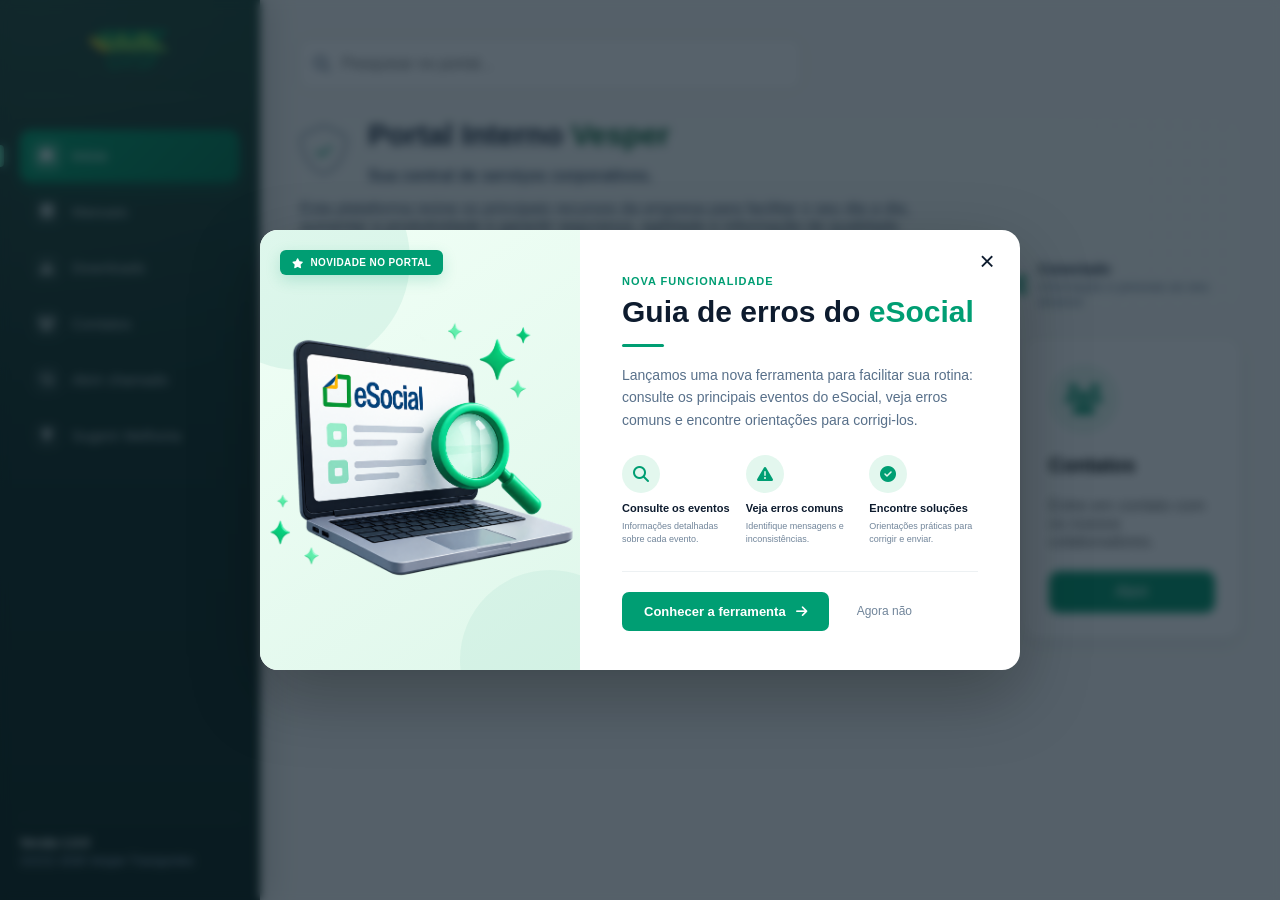
<file: index.html>
<!doctype html>
<html lang="pt-BR">
<head>
  <meta charset="utf-8">
  <meta name="viewport" content="width=device-width, initial-scale=1">
  <title>Início | Portal Vesper</title>
  <link rel="stylesheet" href="https://cdnjs.cloudflare.com/ajax/libs/font-awesome/6.7.2/css/all.min.css">
  <link rel="stylesheet" href="css/style.css">
  <link rel="icon" type="image/png" href="img/faviconvesper.png">

  <title>Portal Vesper</title>

<meta property="og:title" content="Portal Vesper">
<meta property="og:description" content="Portal interno com manuais, procedimentos, contatos e informações da Vesper.">
<meta property="og:image" content="https://setortivesper-pixel.github.io/portalvesper/img/og-image.png">
<meta property="og:url" content="https://setortivesper-pixel.github.io/portalvesper/">
<meta property="og:type" content="website">
</head>

<!-- Google tag (gtag.js) -->
<script async src="https://www.googletagmanager.com/gtag/js?id=G-P7RFKPCCTQ"></script>
<script>
  window.dataLayer = window.dataLayer || [];
  function gtag(){dataLayer.push(arguments);}
  gtag('js', new Date());

  gtag('config', 'G-P7RFKPCCTQ');
</script>

<!-- Script para o popup de nova funcionalidade do eSocial -->
<script src="js/popup-esocial.js"></script>

<!-- POPUP - NOVA FUNCIONALIDADE ESOCIAL -->
<div id="popup-esocial" class="popup-overlay">

    <div class="popup-card">

        <!-- Botão fechar -->
        <button
            type="button"
            class="popup-close"
            id="popup-close"
            aria-label="Fechar">
            &times;
        </button>

        <!-- Imagem -->
        <div class="popup-image">
            <span class="popup-badge">
                <i class="fa-solid fa-star"></i>
                NOVIDADE NO PORTAL
            </span>

            <img
                src="img/banner-esocial-vetorizado.png"
                alt="Consulta de eventos do eSocial">
        </div>

        <!-- Conteúdo -->
        <div class="popup-content">

            <span class="popup-label">
                NOVA FUNCIONALIDADE
            </span>

            <h2>
                Guia de erros do
                <span>eSocial</span>
            </h2>

            <div class="popup-line"></div>

            <p>
                Lançamos uma nova ferramenta para facilitar sua rotina:
                consulte os principais eventos do eSocial, veja erros
                comuns e encontre orientações para corrigi-los.
            </p>

            <!-- Recursos -->
            <div class="popup-features">

                <div class="popup-feature">
                    <div class="feature-icon">
                        <i class="fa-solid fa-magnifying-glass"></i>
                    </div>

                    <strong>Consulte os eventos</strong>

                    <span>
                        Informações detalhadas sobre cada evento.
                    </span>
                </div>


                <div class="popup-feature">
                    <div class="feature-icon">
                        <i class="fa-solid fa-triangle-exclamation"></i>
                    </div>

                    <strong>Veja erros comuns</strong>

                    <span>
                        Identifique mensagens e inconsistências.
                    </span>
                </div>


                <div class="popup-feature">
                    <div class="feature-icon">
                        <i class="fa-solid fa-circle-check"></i>
                    </div>

                    <strong>Encontre soluções</strong>

                    <span>
                        Orientações práticas para corrigir e enviar.
                    </span>
                </div>

            </div>

            <!-- Ações -->
            <div class="popup-actions">

                <a
                    href="esocial.html"
                    class="popup-button">

                    Conhecer a ferramenta

                    <i class="fa-solid fa-arrow-right"></i>

                </a>

                <button
                    type="button"
                    id="popup-later"
                    class="popup-later">

                    Agora não

                </button>

            </div>

        </div>

    </div>

</div>

<!-- FIM Script para o popup de nova funcionalidade do eSocial -->

<body>
  <aside class="sidebar" aria-label="Navegação principal"></aside>

  <main class="conteudo">
    <header class="topo">
      <label class="visually-hidden" for="pesquisa-geral">Pesquisar no portal</label>
      <div class="campo-pesquisa-geral">
        <i class="fa-solid fa-magnifying-glass" aria-hidden="true"></i>
        <input id="pesquisa-geral" type="search" placeholder="Pesquisar no portal..." autocomplete="off">
      </div>


    </header>

    <section id="resultados-pesquisa" class="resultados-pesquisa" aria-live="polite" hidden>
      <header class="cabecalho-resultados">
        <p id="resumo-pesquisa"></p>
        <button id="limpar-pesquisa" type="button">Limpar busca</button>
      </header>
      <div id="lista-resultados" class="lista-resultados"></div>
    </section>

    <section class="banner">
      <div class="banner-topo">
        <div class="banner-icone">
          <i class="fa-solid fa-shield" aria-hidden="true"></i>
          <i class="fa-solid fa-check banner-icone-check" aria-hidden="true"></i>
        </div>
        <div class="banner-textos">
          <h1>Portal Interno <span class="destaque">Vesper</span></h1>
          <p class="banner-subtitulo">Sua central de serviços corporativos.</p>
        </div>
      </div>

      <p>Esta plataforma reúne os principais recursos da empresa para facilitar o seu dia a dia, aumentar a produtividade e garantir segurança, agilidade e informação de qualidade.</p>

      <div class="beneficios">
        <div class="beneficio confiavel">
          <i class="fa-solid fa-shield-halved" aria-hidden="true"></i>
          <div>
            <strong>Confiável</strong>
            <span>Links oficiais e verificados</span>
          </div>
        </div>
        <div class="beneficio">
          <i class="fa-regular fa-clock" aria-hidden="true"></i>
          <div>
            <strong>Ágil</strong>
            <span>Encontre o que você precisa rápido</span>
          </div>
        </div>
        <div class="beneficio">
          <i class="fa-solid fa-lock" aria-hidden="true"></i>
          <div>
            <strong>Seguro</strong>
            <span>Ambiente protegido e monitorado</span>
          </div>
        </div>
        <div class="beneficio">
          <i class="fa-solid fa-share-nodes" aria-hidden="true"></i>
          <div>
            <strong>Conectado</strong>
            <span>Informação e pessoas ao seu alcance</span>
          </div>
        </div>
      </div>
    </section>

    <section class="cards" aria-label="Acessos rápidos">
      <a class="card" href="https://docs.google.com/forms/d/e/1FAIpQLSdu_Fy3T8WwJEhrBtzwZtkszHQnvJlROd9Ii-frDnGXRZkDmA/viewform?usp=header" target="_blank" rel="noopener">
        <span class="icone-card"><i class="fa-solid fa-headset" aria-hidden="true"></i></span>
        <h2>Abrir chamado</h2>
        <p>Solicite atendimento da equipe de TI.</p>
        <span class="botao">Abrir</span>
      </a>
      <a class="card" href="manuais.html">
        <span class="icone-card"><i class="fa-solid fa-book" aria-hidden="true"></i></span>
        <h2>Manuais</h2>
        <p>Consulte os procedimentos internos.</p>
        <span class="botao">Acessar</span>
      </a>
      <a class="card" href="downloads.html">
        <span class="icone-card"><i class="fa-solid fa-download" aria-hidden="true"></i></span>
        <h2>Downloads</h2>
        <p>Programas e links oficiais.</p>
        <span class="botao">Abrir</span>
      </a>
      <a class="card" href="contatos.html" rel="noopener">
        <span class="icone-card"><i class="fa-solid fa-users" aria-hidden="true"></i></span>
        <h2>Contatos</h2>
        <p>Entre em contato com os nossos colaboradores.</p>
        <span class="botao">Abrir</span>
      </a>
    </section>
  </main>

  <script src="js/layout.js"></script>
  <script src="js/manuais.js"></script>
  <script src="js/app.js"></script>
</body>
</html>
</file>
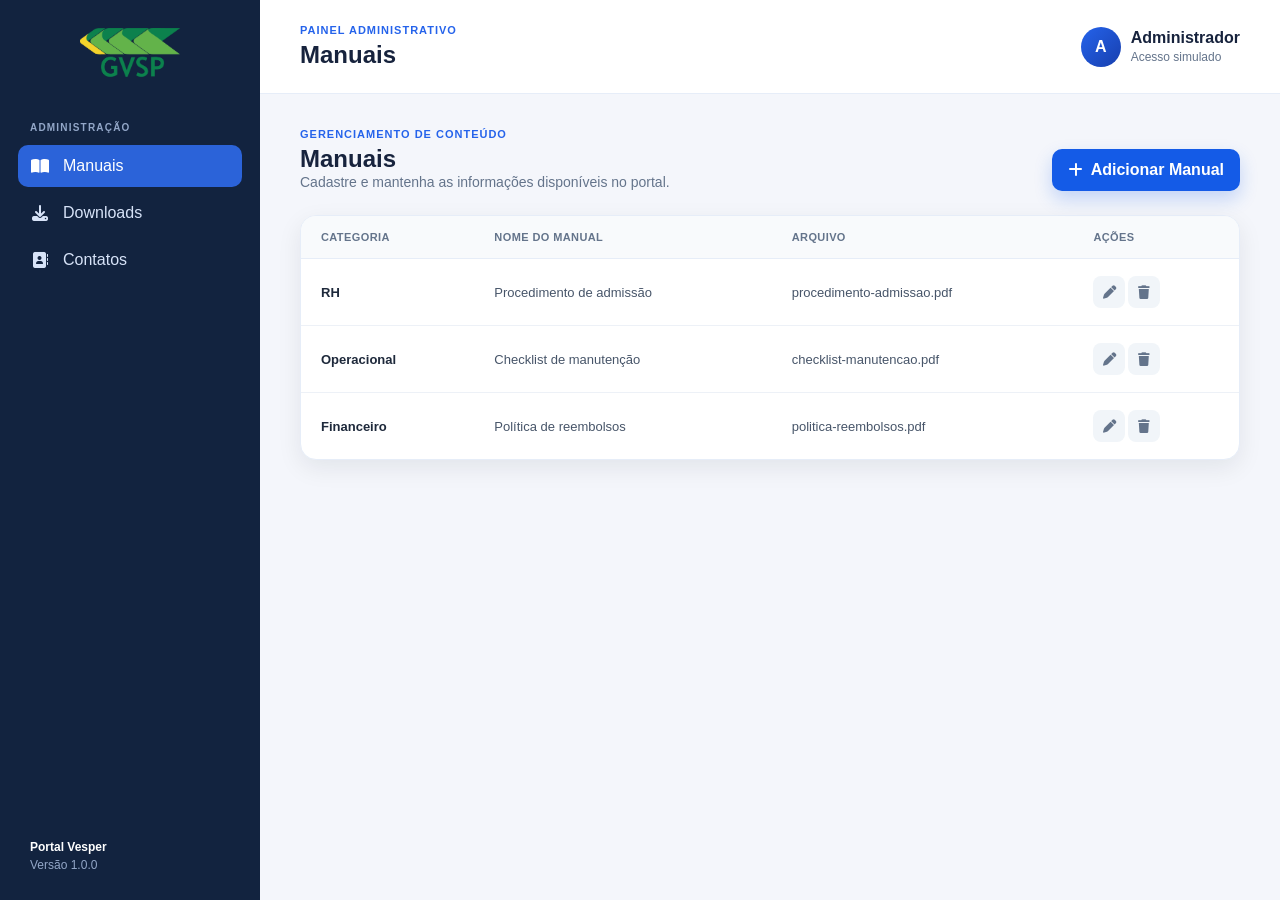
<file: admin/index.html>
<!doctype html>
<html lang="pt-BR">
<head>
  <meta charset="utf-8">
  <meta name="viewport" content="width=device-width, initial-scale=1">
  <title>Painel Administrativo | Portal Vesper</title>
  <link rel="stylesheet" href="https://cdnjs.cloudflare.com/ajax/libs/font-awesome/6.7.2/css/all.min.css">
  <link rel="stylesheet" href="admin.css">
  <style>
    .crud-form{display:grid;gap:15px;text-align:left}.crud-form label{display:grid;gap:7px;color:#334155;font-size:13px;font-weight:bold}.crud-form input{height:46px;padding:0 12px;border:1px solid #cfe0ff;border-radius:10px;color:#1e293b;background:#fff;font:inherit}.crud-form input:focus{border-color:#2563eb;outline:0;box-shadow:0 0 0 3px rgb(37 99 235 / 12%)}.modal-actions{display:flex;justify-content:flex-end;gap:10px;margin-top:7px}.secondary-button{padding:12px 16px;border:1px solid #cbd5e1;border-radius:10px;color:#475569;background:#fff;cursor:pointer;font:inherit;font-weight:bold}.file-upload{position:relative;display:flex;align-items:center;gap:12px;min-height:64px;padding:11px 13px;border:1px dashed #9fc1ff;border-radius:11px;color:#2563eb;background:#f8fbff;cursor:pointer;transition:.2s}.file-upload:hover{border-color:#2563eb;background:#eff6ff}.file-upload:has(input:focus){border-color:#2563eb;box-shadow:0 0 0 3px rgb(37 99 235 / 12%)}.file-upload input{position:absolute;inset:0;width:100%;height:100%;padding:0;border:0;opacity:0;cursor:pointer}.file-upload>i{display:grid;width:34px;height:34px;flex:none;place-items:center;border-radius:9px;background:#e0ecff}.file-upload span{display:grid;gap:3px;min-width:0}.file-upload strong{font-size:13px}.file-upload em{overflow:hidden;color:#64748b;font-size:11px;font-style:normal;font-weight:normal;text-overflow:ellipsis;white-space:nowrap}
  </style>
  <link rel="icon" type="image/png" href="../img/faviconvesper.png">
</head>
<body>
  <aside class="admin-sidebar" id="admin-sidebar" aria-label="Navegação administrativa">
    <a class="admin-brand" href="../index.html" aria-label="Voltar ao Portal Vesper"><img src="../img/GVSPLogo.png" alt="Vesper Transportes"></a>
    <p class="admin-sidebar__label">ADMINISTRAÇÃO</p>
    <nav class="admin-nav" id="admin-nav"></nav>
    <footer class="admin-sidebar__footer"><strong>Portal Vesper</strong><span>Versão 1.0.0</span></footer>
  </aside>
  <div class="admin-backdrop" id="admin-backdrop"></div>
  <main class="admin-main">
    <header class="admin-header">
      <button class="icon-button menu-toggle" id="menu-toggle" type="button" aria-label="Abrir menu"><i class="fa-solid fa-bars"></i></button>
      <div><p class="eyebrow">PAINEL ADMINISTRATIVO</p><h1 id="page-title">Dashboard</h1></div>
      <div class="admin-profile"><span class="admin-avatar">A</span><div><strong>Administrador</strong><small>Acesso simulado</small></div></div>
    </header>
    <section id="admin-content" class="admin-content" aria-live="polite"></section>
  </main>
  <div class="admin-modal" id="admin-modal" aria-hidden="true" role="dialog" aria-modal="true" aria-labelledby="modal-title">
    <div class="admin-modal__backdrop" data-modal-close></div>
    <section class="admin-modal__card"><button class="admin-modal__close" type="button" aria-label="Fechar" data-modal-close><i class="fa-solid fa-xmark"></i></button><span class="admin-modal__icon"><i class="fa-solid fa-pen-to-square"></i></span><h2 id="modal-title">Adicionar item</h2><p id="modal-text">Preencha os dados abaixo.</p><div id="modal-body"></div></section>
  </div>
  <script src="admin.js"></script>
</body>
</html>
</file>
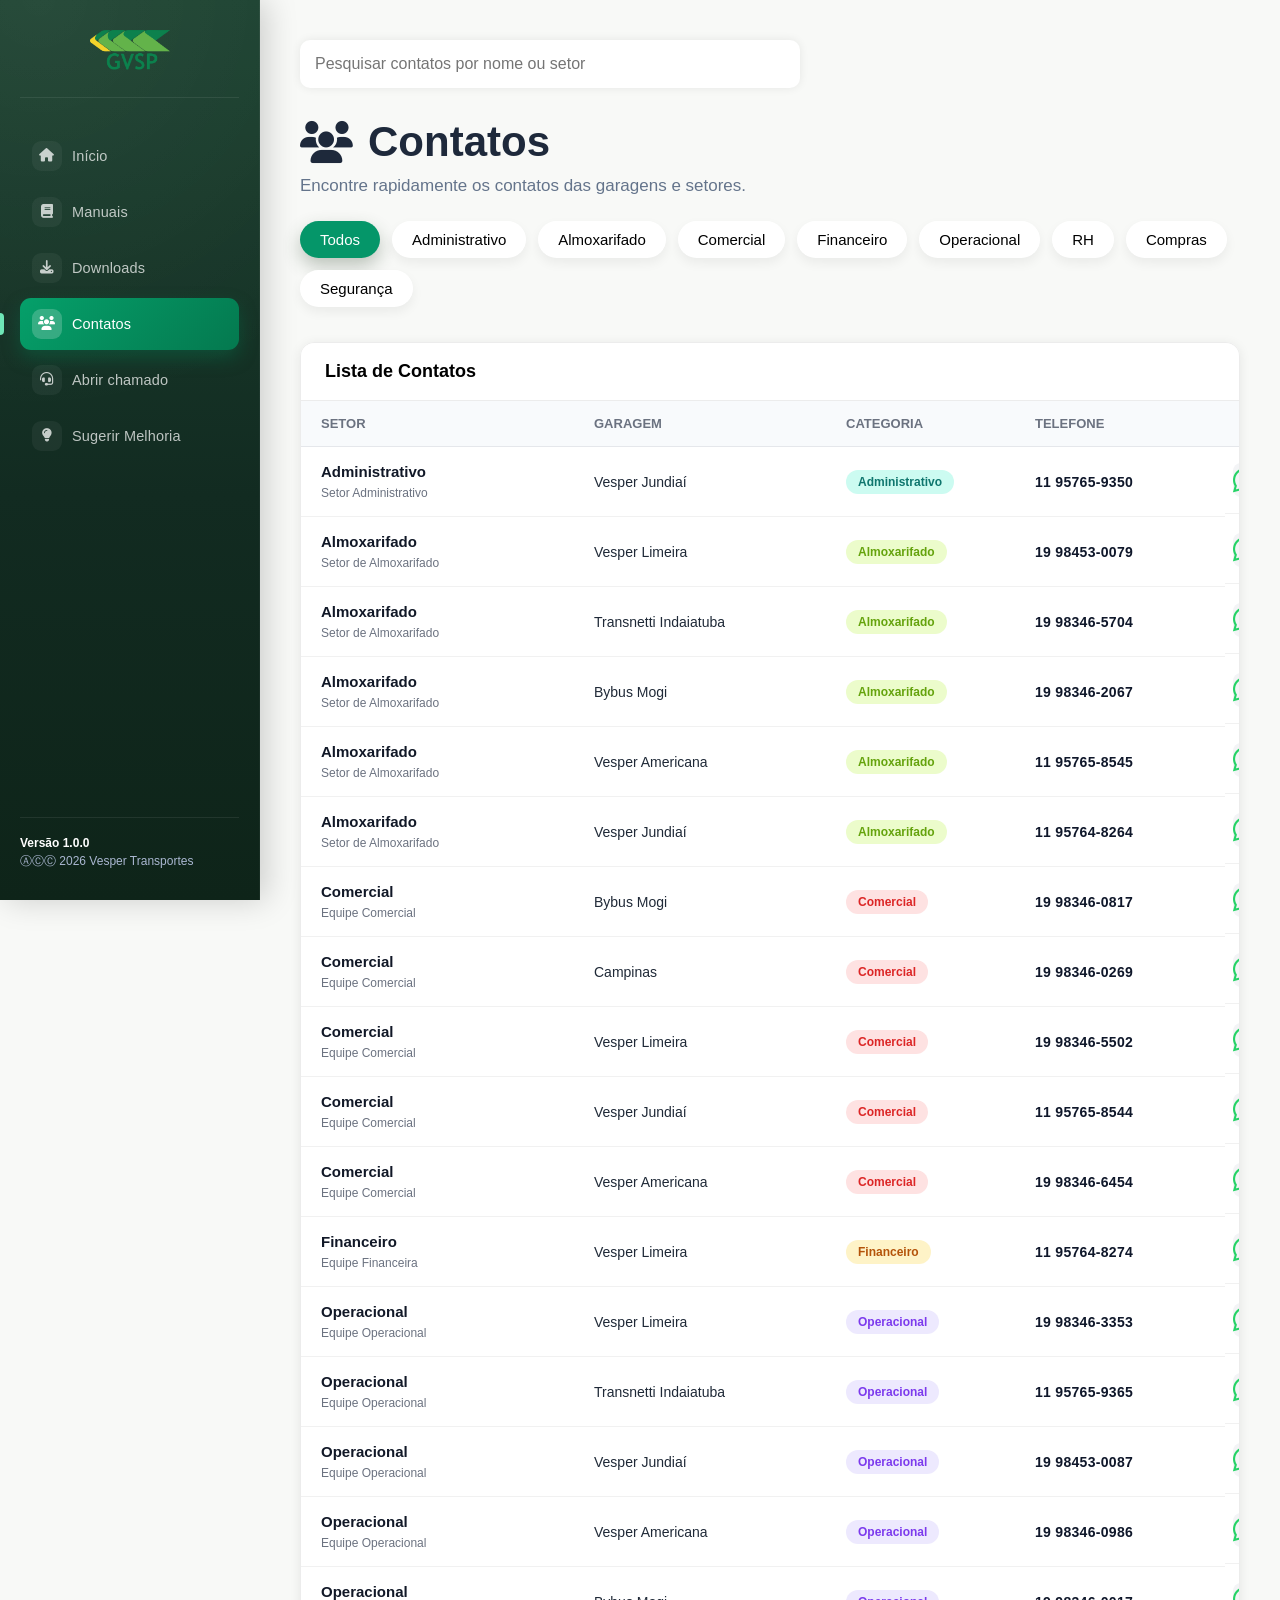
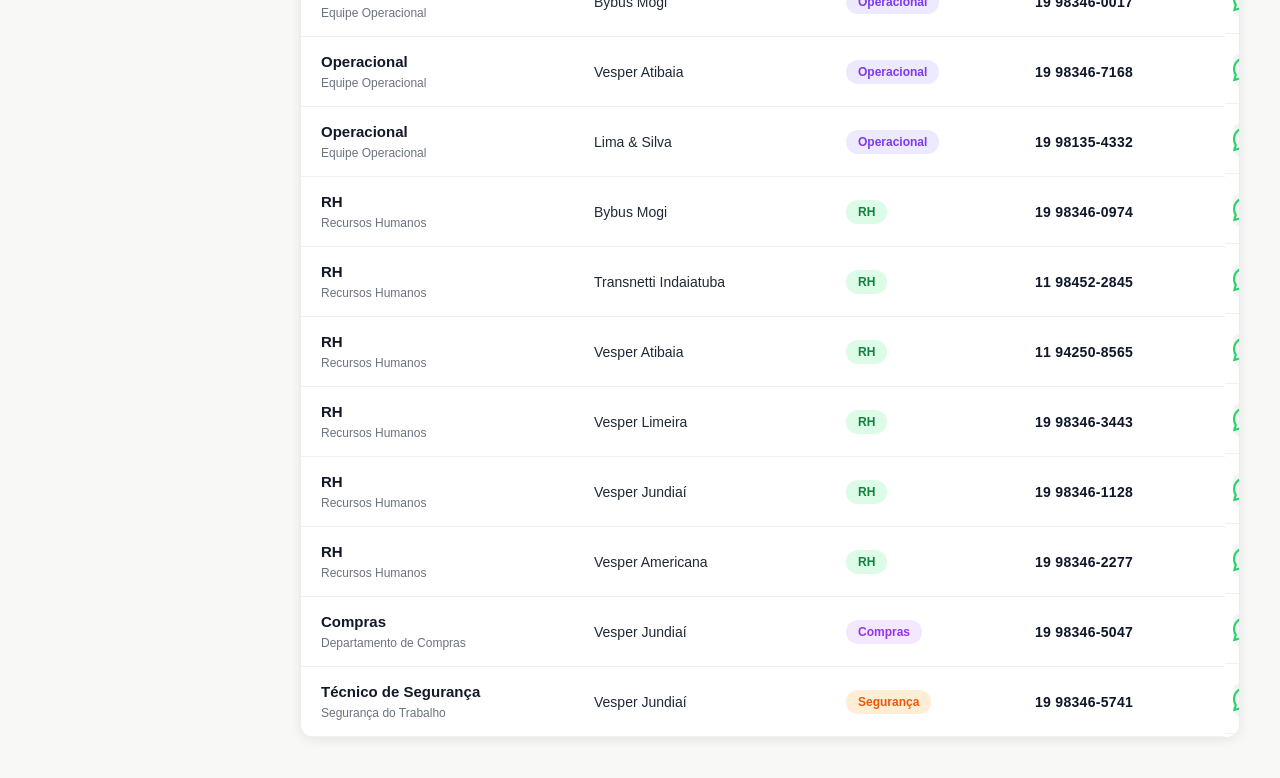
<file: contatos.html>
<!doctype html>
<html lang="pt-BR">
<head>
  <meta charset="utf-8">
  <meta name="viewport" content="width=device-width, initial-scale=1">
  <title>Contatos | Portal Vesper</title>
  <link rel="stylesheet" href="https://cdnjs.cloudflare.com/ajax/libs/font-awesome/6.7.2/css/all.min.css">
  <link rel="stylesheet" href="css/style.css">
  <link rel="stylesheet" href="css/contatos.css">
  <link rel="icon" type="image/png" href="img/faviconvesper.png">
  
  <style>
    /* Estilo para aumentar o ícone e deixar com tom verde do WhatsApp */
    .icone-wpp {
      font-size: 1.8rem; /* Aumenta o tamanho do ícone */
      color: #25D366;    /* Cor oficial do WhatsApp */
      transition: transform 0.2s ease;
    }

    .acoes a:hover .icone-wpp {
      transform: scale(1.15); /* Efeito suave de zoom ao passar o mouse */
    }
  </style>
</head>

<!-- Google tag (gtag.js) -->
<script async src="https://www.googletagmanager.com/gtag/js?id=G-P7RFKPCCTQ"></script>
<script>
  window.dataLayer = window.dataLayer || [];
  function gtag(){dataLayer.push(arguments);}
  gtag('js', new Date());

  gtag('config', 'G-P7RFKPCCTQ');
</script>

<body>

<aside class="sidebar" aria-label="Navegação principal"></aside>

<main class="conteudo">

<header class="topo">

    <label class="visually-hidden" for="pesquisa-contatos">
        Pesquisar contatos
    </label>

    <input
        id="pesquisa-contatos"
        type="search"
        placeholder="Pesquisar contatos por nome ou setor">

</header>

<section class="titulo-pagina">

    <h1>
        <i class="fa-solid fa-users titulo-contatos-icon"></i>
        Contatos
    </h1>

    <p>
        Encontre rapidamente os contatos das garagens e setores.
    </p>

</section>

<nav class="categorias">

<button class="categoria ativa" data-filtro="todos">Todos</button>
<button class="categoria" data-filtro="administrativo">Administrativo</button>
<button class="categoria" data-filtro="almoxarifado">Almoxarifado</button>
<button class="categoria" data-filtro="comercial">Comercial</button>
<button class="categoria" data-filtro="financeiro">Financeiro</button>
<button class="categoria" data-filtro="operacional">Operacional</button>
<button class="categoria" data-filtro="rh">RH</button>
<button class="categoria" data-filtro="compras">Compras</button>
<button class="categoria" data-filtro="seguranca">Segurança</button>

</nav>

<section class="tabela-contatos">

<header class="cabecalho-tabela">
<h2>Lista de Contatos</h2>
</header>

<table>

<thead>

<tr>
<th>Setor</th>
<th>Garagem</th>
<th>Categoria</th>
<th>Telefone</th>
<th></th>
</tr>

</thead>

<tbody>

<tr data-categoria="administrativo">
<td><strong>Administrativo</strong><small>Setor Administrativo</small></td>
<td>Vesper Jundiaí</td>
<td><span class="tag administrativo">Administrativo</span></td>
<td>11 95765-9350</td>
<td class="acoes"><a href="https://api.whatsapp.com/send?phone=5511957659350" target="_blank" rel="noopener noreferrer"><i class="fa-brands fa-whatsapp icone-wpp"></i></a></td>
</tr>

<tr data-categoria="almoxarifado">
<td><strong>Almoxarifado</strong><small>Setor de Almoxarifado</small></td>
<td>Vesper Limeira</td>
<td><span class="tag almoxarifado">Almoxarifado</span></td>
<td>19 98453-0079</td>
<td class="acoes"><a href="https://api.whatsapp.com/send?phone=5519984530079" target="_blank" rel="noopener noreferrer"><i class="fa-brands fa-whatsapp icone-wpp"></i></a></td>
</tr>

<tr data-categoria="almoxarifado">
<td><strong>Almoxarifado</strong><small>Setor de Almoxarifado</small></td>
<td>Transnetti Indaiatuba</td>
<td><span class="tag almoxarifado">Almoxarifado</span></td>
<td>19 98346-5704</td>
<td class="acoes"><a href="https://api.whatsapp.com/send?phone=5519983465704" target="_blank" rel="noopener noreferrer"><i class="fa-brands fa-whatsapp icone-wpp"></i></a></td>
</tr>

<tr data-categoria="almoxarifado">
<td><strong>Almoxarifado</strong><small>Setor de Almoxarifado</small></td>
<td>Bybus Mogi</td>
<td><span class="tag almoxarifado">Almoxarifado</span></td>
<td>19 98346-2067</td>
<td class="acoes"><a href="https://api.whatsapp.com/send?phone=5519983462067" target="_blank" rel="noopener noreferrer"><i class="fa-brands fa-whatsapp icone-wpp"></i></a></td>
</tr>

<tr data-categoria="almoxarifado">
<td><strong>Almoxarifado</strong><small>Setor de Almoxarifado</small></td>
<td>Vesper Americana</td>
<td><span class="tag almoxarifado">Almoxarifado</span></td>
<td>11 95765-8545</td>
<td class="acoes"><a href="https://api.whatsapp.com/send?phone=5511957658545" target="_blank" rel="noopener noreferrer"><i class="fa-brands fa-whatsapp icone-wpp"></i></a></td>
</tr>

<tr data-categoria="almoxarifado">
<td><strong>Almoxarifado</strong><small>Setor de Almoxarifado</small></td>
<td>Vesper Jundiaí</td>
<td><span class="tag almoxarifado">Almoxarifado</span></td>
<td>11 95764-8264</td>
<td class="acoes"><a href="https://api.whatsapp.com/send?phone=5511957648264" target="_blank" rel="noopener noreferrer"><i class="fa-brands fa-whatsapp icone-wpp"></i></a></td>
</tr>

<tr data-categoria="comercial">
<td><strong>Comercial</strong><small>Equipe Comercial</small></td>
<td>Bybus Mogi</td>
<td><span class="tag comercial">Comercial</span></td>
<td>19 98346-0817</td>
<td class="acoes"><a href="https://api.whatsapp.com/send?phone=5519983460817" target="_blank" rel="noopener noreferrer"><i class="fa-brands fa-whatsapp icone-wpp"></i></a></td>
</tr>

<tr data-categoria="comercial">
<td><strong>Comercial</strong><small>Equipe Comercial</small></td>
<td>Campinas</td>
<td><span class="tag comercial">Comercial</span></td>
<td>19 98346-0269</td>
<td class="acoes"><a href="https://api.whatsapp.com/send?phone=5519983460269" target="_blank" rel="noopener noreferrer"><i class="fa-brands fa-whatsapp icone-wpp"></i></a></td>
</tr>

<tr data-categoria="comercial">
<td><strong>Comercial</strong><small>Equipe Comercial</small></td>
<td>Vesper Limeira</td>
<td><span class="tag comercial">Comercial</span></td>
<td>19 98346-5502</td>
<td class="acoes"><a href="https://api.whatsapp.com/send?phone=5519983465502" target="_blank" rel="noopener noreferrer"><i class="fa-brands fa-whatsapp icone-wpp"></i></a></td>
</tr>

<tr data-categoria="comercial">
<td><strong>Comercial</strong><small>Equipe Comercial</small></td>
<td>Vesper Jundiaí</td>
<td><span class="tag comercial">Comercial</span></td>
<td>11 95765-8544</td>
<td class="acoes"><a href="https://api.whatsapp.com/send?phone=5511957658544" target="_blank" rel="noopener noreferrer"><i class="fa-brands fa-whatsapp icone-wpp"></i></a></td>
</tr>

<tr data-categoria="comercial">
<td><strong>Comercial</strong><small>Equipe Comercial</small></td>
<td>Vesper Americana</td>
<td><span class="tag comercial">Comercial</span></td>
<td>19 98346-6454</td>
<td class="acoes"><a href="https://api.whatsapp.com/send?phone=5519983466454" target="_blank" rel="noopener noreferrer"><i class="fa-brands fa-whatsapp icone-wpp"></i></a></td>
</tr>

<tr data-categoria="financeiro">
<td><strong>Financeiro</strong><small>Equipe Financeira</small></td>
<td>Vesper Limeira</td>
<td><span class="tag financeiro">Financeiro</span></td>
<td>11 95764-8274</td>
<td class="acoes"><a href="https://api.whatsapp.com/send?phone=5511957648274" target="_blank" rel="noopener noreferrer"><i class="fa-brands fa-whatsapp icone-wpp"></i></a></td>
</tr>

<tr data-categoria="operacional">
    <td><strong>Operacional</strong><small>Equipe Operacional</small></td>
    <td>Vesper Limeira</td>
    <td><span class="tag operacional">Operacional</span></td>
    <td>19 98346-3353</td>
    <td class="acoes">
        <a href="https://api.whatsapp.com/send?phone=5519983463353" target="_blank" rel="noopener noreferrer">
            <i class="fa-brands fa-whatsapp icone-wpp"></i>
        </a>
    </td>
</tr>

<tr data-categoria="operacional">
    <td><strong>Operacional</strong><small>Equipe Operacional</small></td>
    <td>Transnetti Indaiatuba</td>
    <td><span class="tag operacional">Operacional</span></td>
    <td>11 95765-9365</td>
    <td class="acoes">
        <a href="https://api.whatsapp.com/send?phone=5511957659365" target="_blank" rel="noopener noreferrer">
            <i class="fa-brands fa-whatsapp icone-wpp"></i>
        </a>
    </td>
</tr>

<tr data-categoria="operacional">
    <td><strong>Operacional</strong><small>Equipe Operacional</small></td>
    <td>Vesper Jundiaí</td>
    <td><span class="tag operacional">Operacional</span></td>
    <td>19 98453-0087</td>
    <td class="acoes">
        <a href="https://api.whatsapp.com/send?phone=5519984530087" target="_blank" rel="noopener noreferrer">
            <i class="fa-brands fa-whatsapp icone-wpp"></i>
        </a>
    </td>
</tr>

<tr data-categoria="operacional">
    <td><strong>Operacional</strong><small>Equipe Operacional</small></td>
    <td>Vesper Americana</td>
    <td><span class="tag operacional">Operacional</span></td>
    <td>19 98346-0986</td>
    <td class="acoes">
        <a href="https://api.whatsapp.com/send?phone=5519983460986" target="_blank" rel="noopener noreferrer">
            <i class="fa-brands fa-whatsapp icone-wpp"></i>
        </a>
    </td>
</tr>

<tr data-categoria="operacional">
    <td><strong>Operacional</strong><small>Equipe Operacional</small></td>
    <td>Bybus Mogi</td>
    <td><span class="tag operacional">Operacional</span></td>
    <td>19 98346-0017</td>
    <td class="acoes">
        <a href="https://api.whatsapp.com/send?phone=5519983460017" target="_blank" rel="noopener noreferrer">
            <i class="fa-brands fa-whatsapp icone-wpp"></i>
        </a>
    </td>
</tr>

<tr data-categoria="operacional">
    <td><strong>Operacional</strong><small>Equipe Operacional</small></td>
    <td>Vesper Atibaia</td>
    <td><span class="tag operacional">Operacional</span></td>
    <td>19 98346-7168</td>
    <td class="acoes">
        <a href="https://api.whatsapp.com/send?phone=5519983467168" target="_blank" rel="noopener noreferrer">
            <i class="fa-brands fa-whatsapp icone-wpp"></i>
        </a>
    </td>
</tr>

<tr data-categoria="operacional">
    <td><strong>Operacional</strong><small>Equipe Operacional</small></td>
    <td>Lima &amp; Silva</td>
    <td><span class="tag operacional">Operacional</span></td>
    <td>19 98135-4332</td>
    <td class="acoes">
        <a href="https://api.whatsapp.com/send?phone=5519981354332" target="_blank" rel="noopener noreferrer">
            <i class="fa-brands fa-whatsapp icone-wpp"></i>
        </a>
    </td>
</tr>

<tr data-categoria="rh">
    <td><strong>RH</strong><small>Recursos Humanos</small></td>
    <td>Bybus Mogi</td>
    <td><span class="tag rh">RH</span></td>
    <td>19 98346-0974</td>
    <td class="acoes">
        <a href="https://api.whatsapp.com/send?phone=5519983460974" target="_blank" rel="noopener noreferrer">
            <i class="fa-brands fa-whatsapp icone-wpp"></i>
        </a>
    </td>
</tr>

<tr data-categoria="rh">
    <td><strong>RH</strong><small>Recursos Humanos</small></td>
    <td>Transnetti Indaiatuba</td>
    <td><span class="tag rh">RH</span></td>
    <td>11 98452-2845</td>
    <td class="acoes">
        <a href="https://api.whatsapp.com/send?phone=5511984522845" target="_blank" rel="noopener noreferrer">
            <i class="fa-brands fa-whatsapp icone-wpp"></i>
        </a>
    </td>
</tr>

<tr data-categoria="rh">
    <td><strong>RH</strong><small>Recursos Humanos</small></td>
    <td>Vesper Atibaia</td>
    <td><span class="tag rh">RH</span></td>
    <td>11 94250-8565</td>
    <td class="acoes">
        <a href="https://api.whatsapp.com/send?phone=5511942508565" target="_blank" rel="noopener noreferrer">
            <i class="fa-brands fa-whatsapp icone-wpp"></i>
        </a>
    </td>
</tr>

<tr data-categoria="rh">
    <td><strong>RH</strong><small>Recursos Humanos</small></td>
    <td>Vesper Limeira</td>
    <td><span class="tag rh">RH</span></td>
    <td>19 98346-3443</td>
    <td class="acoes">
        <a href="https://api.whatsapp.com/send?phone=5519983463443" target="_blank" rel="noopener noreferrer">
            <i class="fa-brands fa-whatsapp icone-wpp"></i>
        </a>
    </td>
</tr>

<tr data-categoria="rh">
    <td><strong>RH</strong><small>Recursos Humanos</small></td>
    <td>Vesper Jundiaí</td>
    <td><span class="tag rh">RH</span></td>
    <td>19 98346-1128</td>
    <td class="acoes">
        <a href="https://api.whatsapp.com/send?phone=5519983461128" target="_blank" rel="noopener noreferrer">
            <i class="fa-brands fa-whatsapp icone-wpp"></i>
        </a>
    </td>
</tr>

<tr data-categoria="rh">
    <td><strong>RH</strong><small>Recursos Humanos</small></td>
    <td>Vesper Americana</td>
    <td><span class="tag rh">RH</span></td>
    <td>19 98346-2277</td>
    <td class="acoes">
        <a href="https://api.whatsapp.com/send?phone=5519983462277" target="_blank" rel="noopener noreferrer">
            <i class="fa-brands fa-whatsapp icone-wpp"></i>
        </a>
    </td>
</tr>

<tr data-categoria="compras">
    <td><strong>Compras</strong><small>Departamento de Compras</small></td>
    <td>Vesper Jundiaí</td>
    <td><span class="tag compras">Compras</span></td>
    <td>19 98346-5047</td>
    <td class="acoes">
        <a href="https://api.whatsapp.com/send?phone=5519983465047" target="_blank" rel="noopener noreferrer">
            <i class="fa-brands fa-whatsapp icone-wpp"></i>
        </a>
    </td>
</tr>

<tr data-categoria="seguranca">
    <td><strong>Técnico de Segurança</strong><small>Segurança do Trabalho</small></td>
    <td>Vesper Jundiaí</td>
    <td><span class="tag seguranca">Segurança</span></td>
    <td>19 98346-5741</td>
    <td class="acoes">
        <a href="https://api.whatsapp.com/send?phone=5519983465741" target="_blank" rel="noopener noreferrer">
            <i class="fa-brands fa-whatsapp icone-wpp"></i>
        </a>
    </td>
</tr>

        </tbody>
      </table>
    </section>
  </main>

  <script src="js/layout.js"></script>
  <script src="js/app.js"></script>

  <script>
  (function () {

      var campoPesquisa = document.getElementById('pesquisa-contatos');
      var botoesCategoria = document.querySelectorAll('.categoria');
      var linhas = document.querySelectorAll('.tabela-contatos tbody tr');

      var filtroAtivo = 'todos';

      function normalizar(texto) {
          return texto
              .toLowerCase()
              .normalize('NFD')
              .replace(/[\u0300-\u036f]/g, '');
      }

      function aplicarFiltros() {

          var termo = normalizar(campoPesquisa.value.trim());

          linhas.forEach(function (linha) {

              var categoria = linha.getAttribute('data-categoria') || '';
              var textoLinha = normalizar(linha.textContent);

              var passaCategoria = (filtroAtivo === 'todos' || categoria === filtroAtivo);
              var passaPesquisa = (termo === '' || textoLinha.indexOf(termo) !== -1);

              linha.style.display = (passaCategoria && passaPesquisa) ? '' : 'none';
          });
      }

      if (campoPesquisa) {
          campoPesquisa.addEventListener('input', aplicarFiltros);
      }

      botoesCategoria.forEach(function (botao) {
          botao.addEventListener('click', function () {

              botoesCategoria.forEach(function (b) {
                  b.classList.remove('ativa');
              });
              botao.classList.add('ativa');

              filtroAtivo = botao.getAttribute('data-filtro') || 'todos';
              aplicarFiltros();
          });
      });

  })();
  </script>

</body>
</html>
</file>
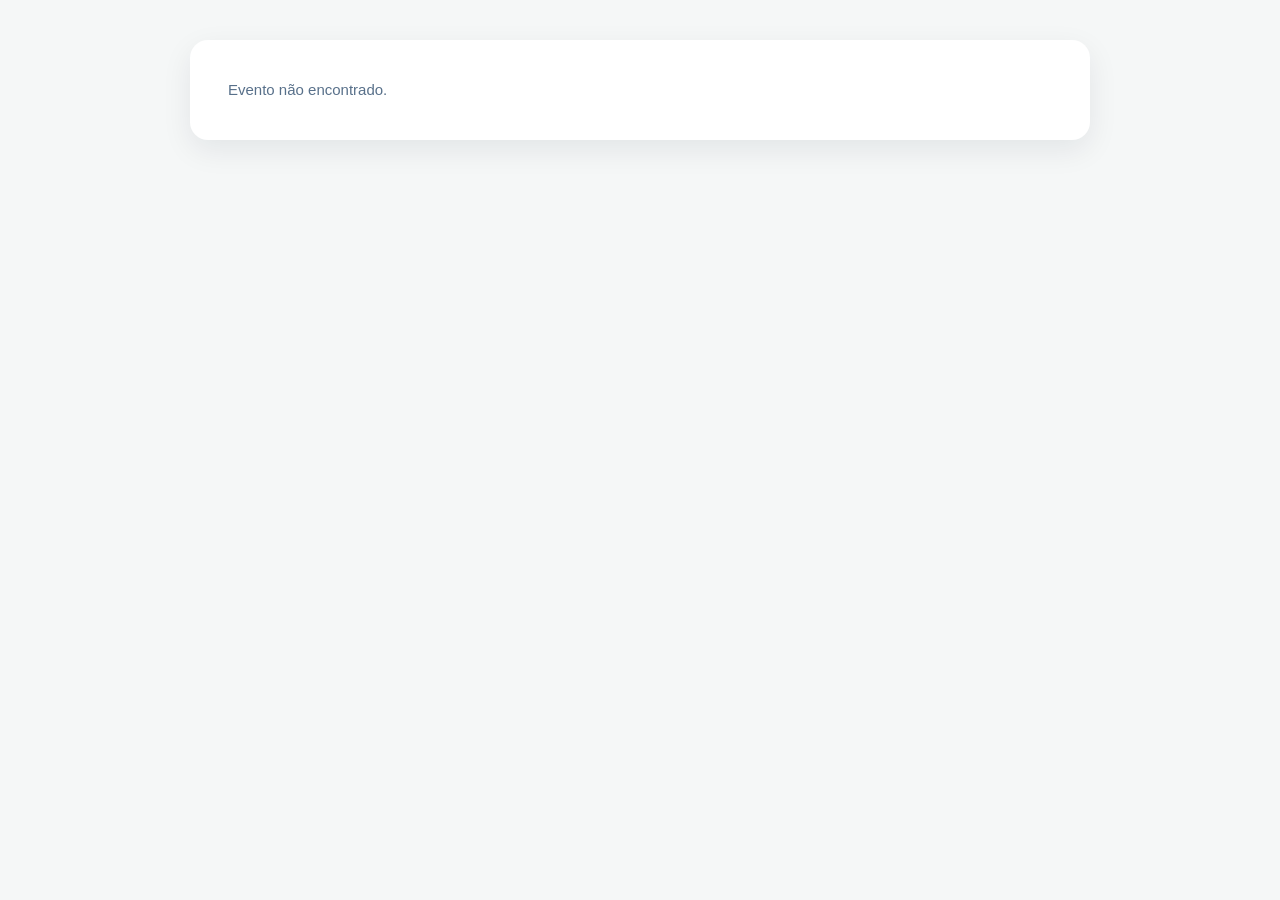
<file: esocial-evento.html>
<!DOCTYPE html>
<html lang="pt-BR">
<head>
<link rel="icon" type="image/png" href="img/faviconvesper.png">
<meta charset="UTF-8">
<meta name="viewport" content="width=device-width, initial-scale=1.0">
<title>Detalhes do Evento eSocial | Portal Vesper</title>
<link rel="stylesheet" href="css/esocial.css">
<link rel="stylesheet" href="css/esocial-evento.css">
</head>
<body>
<!-- Página de detalhes -->
<main class="pagina-esocial pagina-evento">
<section class="card-evento" id="conteudo-evento" aria-live="polite">
<a class="btn-fechar" href="eSocial.html" aria-label="Voltar para Tipos de Arquivo"></a>
<p class="rotulo-evento">Evento eSocial</p>
<span class="codigo codigo-destaque" id="evento-codigo"></span>
<h1 id="evento-titulo"></h1>
<section class="secao-evento" aria-labelledby="titulo-sobre">
<h2 id="titulo-sobre">Sobre este evento</h2>
<p id="evento-descricao"></p>
</section>
<section class="secao-evento" aria-labelledby="titulo-quando-usar">
<h2 id="titulo-quando-usar">Quando usar</h2>
<p id="evento-quando-usar"></p>
</section>
<section class="secao-evento" aria-labelledby="titulo-na-pratica">
<h2 id="titulo-na-pratica">Na prática</h2>
<p id="evento-na-pratica"></p>
</section>
<section class="secao-evento" aria-labelledby="titulo-erros">
<h2 id="titulo-erros">Erros comuns</h2>
<div id="lista-erros"></div>
</section>
</section>
</main>
<script src="js/esocial-evento.js"></script>
</body>
</html>
</file>
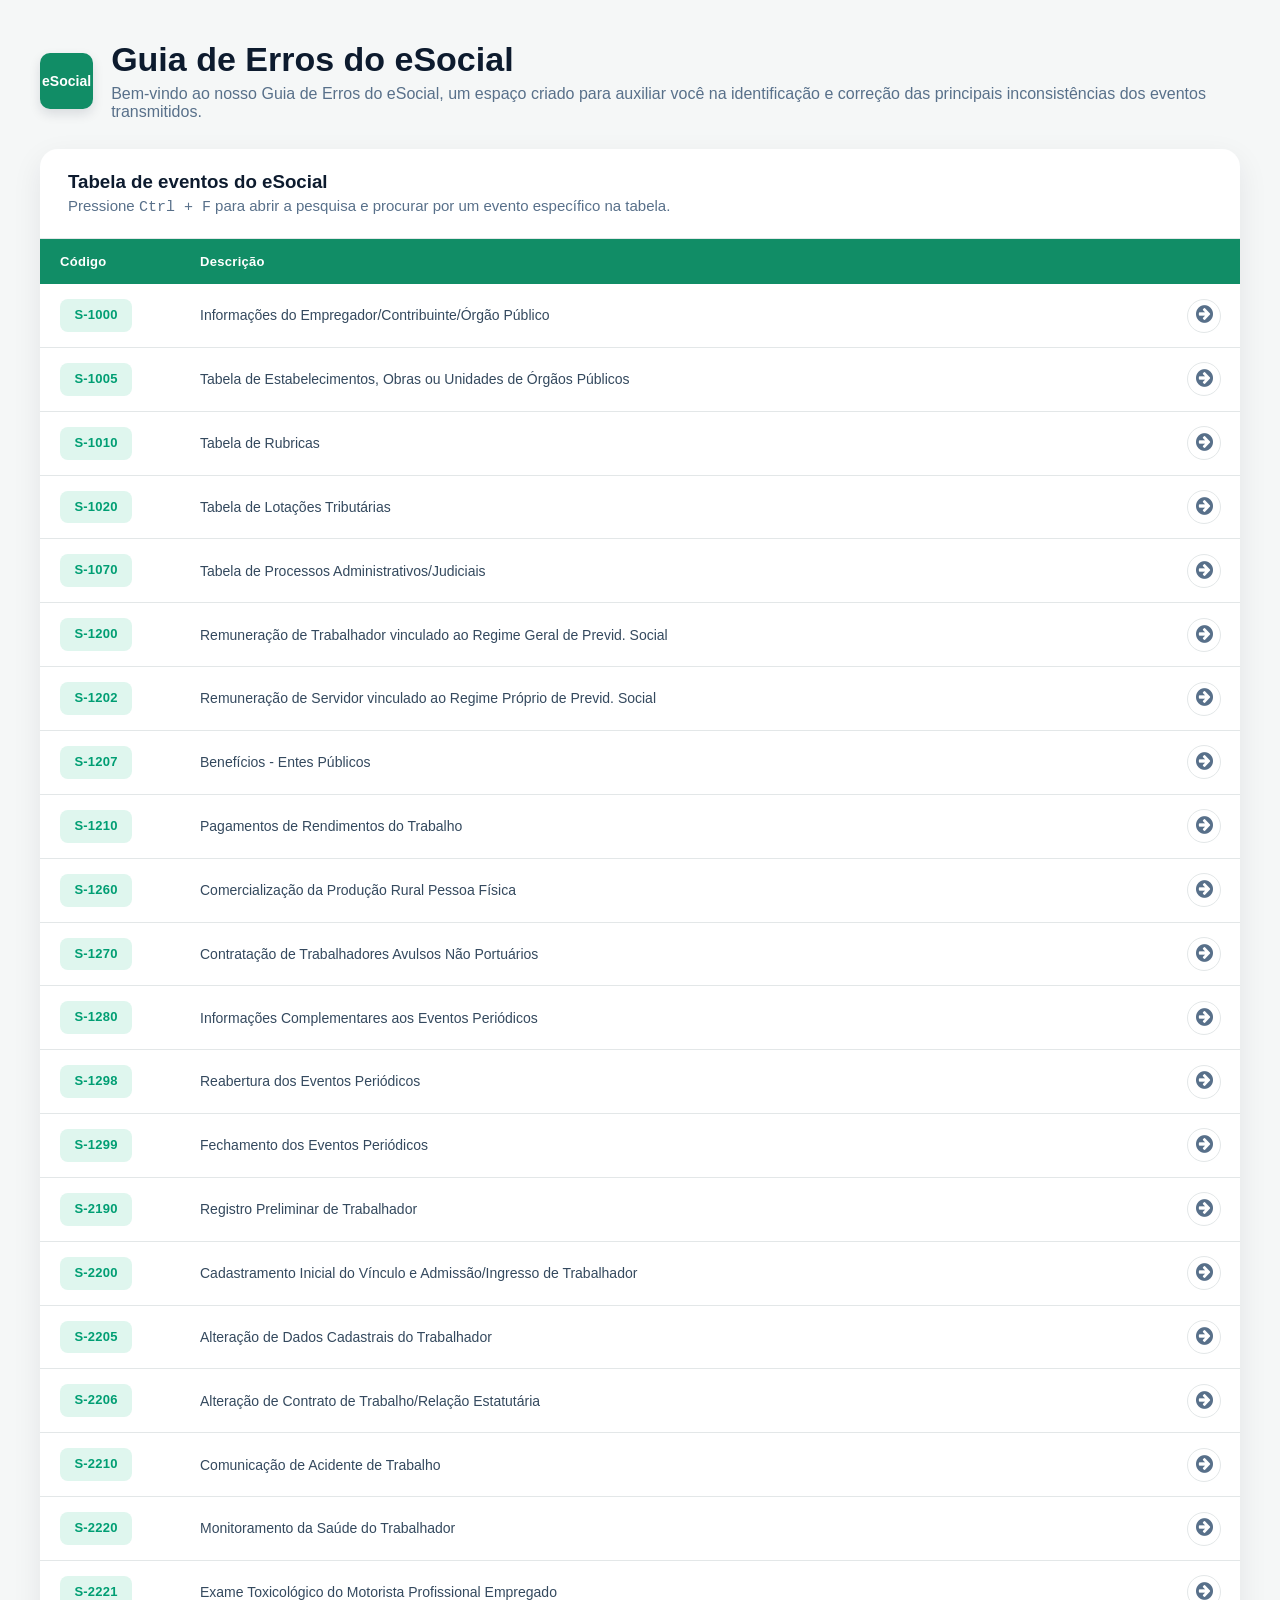
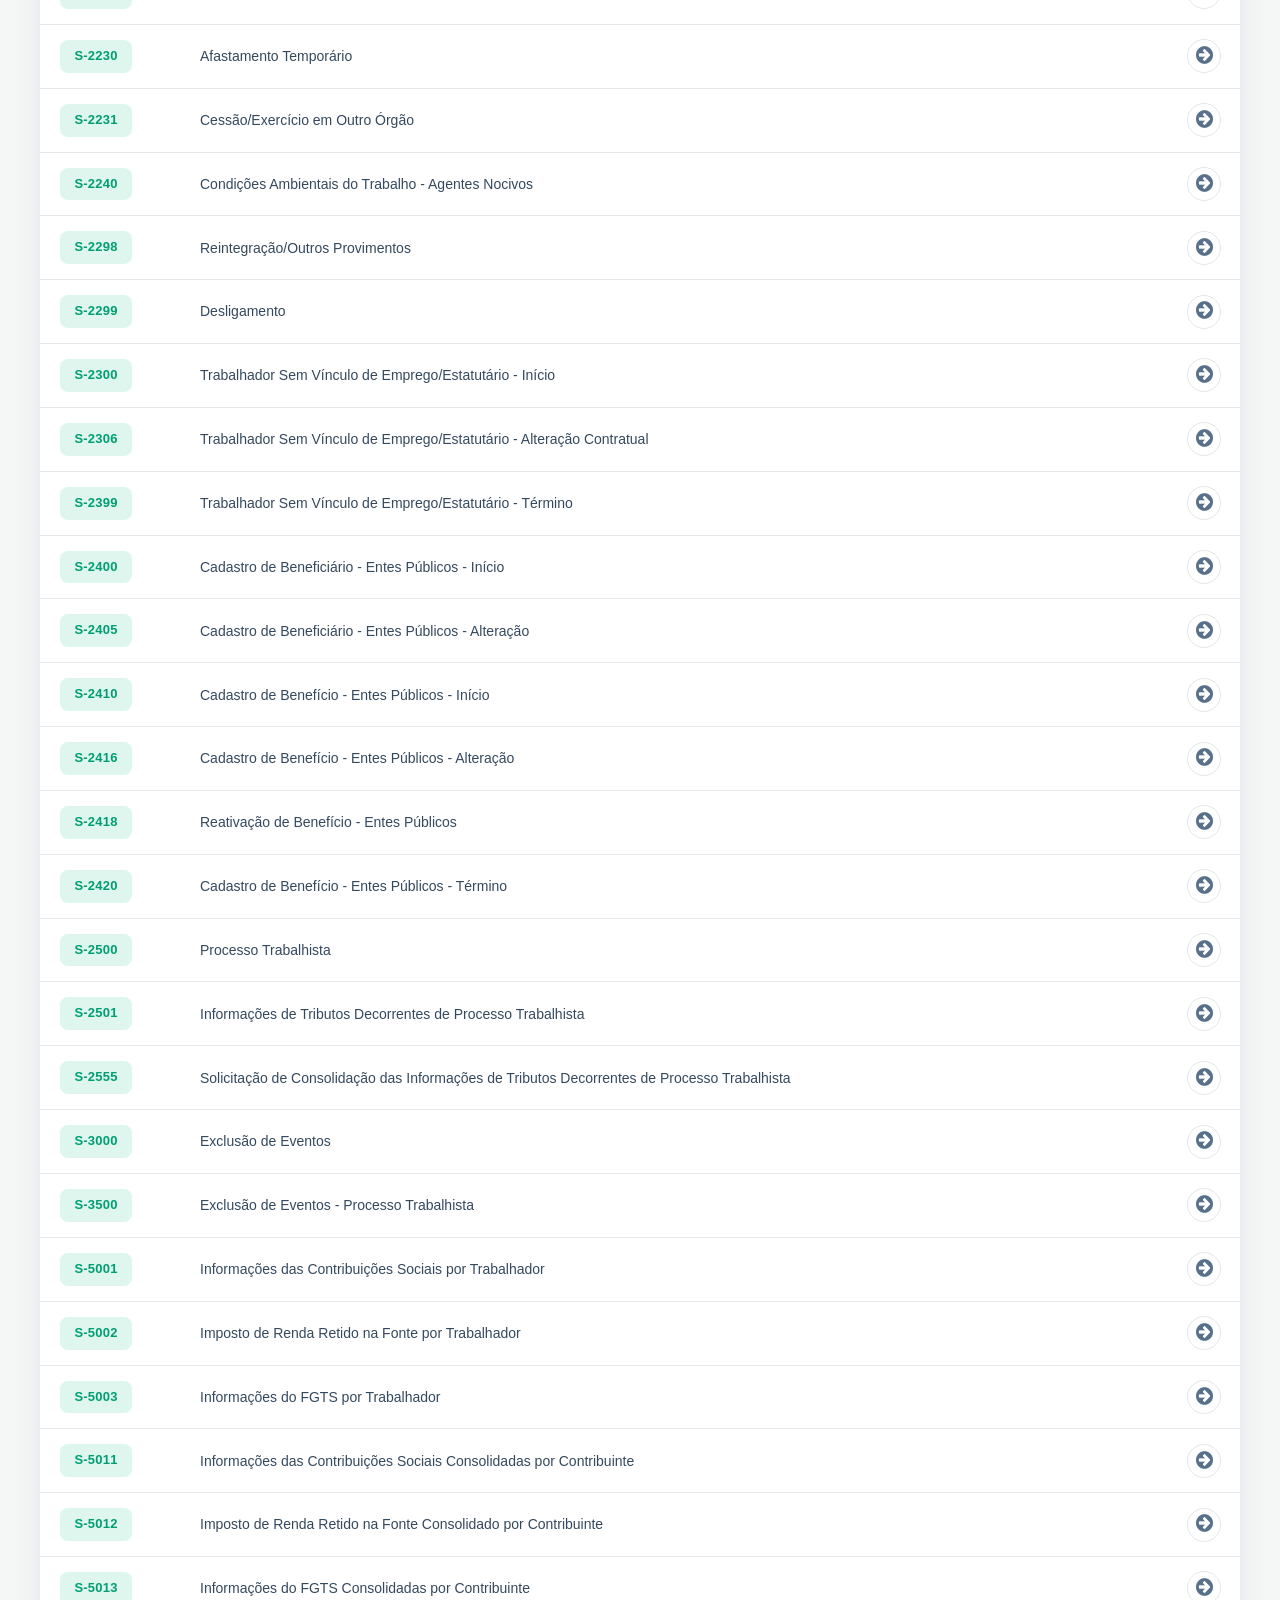
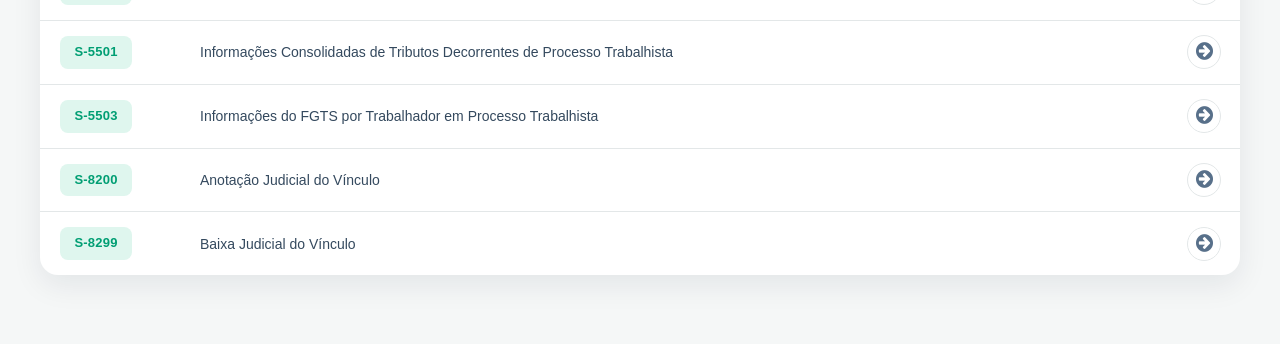
<file: eSocial.html>
<!doctype html>
<html lang="pt-BR">
  <head>
    <meta charset="UTF-8" />
    <meta name="viewport" content="width=device-width, initial-scale=1.0" />

    <title>Tipos de Arquivo eSocial | Portal Vesper</title>

    <link rel="stylesheet" href="css/esocial.css" />
    <link rel="icon" type="image/png" href="img/faviconvesper.png">
    <link
      rel="stylesheet"
      href="https://cdnjs.cloudflare.com/ajax/libs/font-awesome/4.7.0/css/font-awesome.min.css"
    />
  </head>

  <!-- Google tag (gtag.js) -->
<script async src="https://www.googletagmanager.com/gtag/js?id=G-P7RFKPCCTQ"></script>
<script>
  window.dataLayer = window.dataLayer || [];
  function gtag(){dataLayer.push(arguments);}
  gtag('js', new Date());

  gtag('config', 'G-P7RFKPCCTQ');
</script>

  <body>
    <main class="pagina-esocial">
      <header class="cabecalho-pagina">
        <div class="icone-pagina">
          <span>eSocial</span>
        </div>

        <div>
          <h1>Guia de Erros do eSocial</h1>
          <p>
            Bem-vindo ao nosso Guia de Erros do eSocial, um espaço criado para auxiliar você na identificação e correção das principais inconsistências dos eventos transmitidos.
          </p>
        </div>
      </header>

      <section class="card-tabela">
        <div class="topo-tabela">
          <div>
            <h3>Tabela de eventos do eSocial</h3>
            <p class="instrucao">
              Pressione <code>Ctrl + F</code> para abrir a pesquisa e procurar por um
              evento específico na tabela.</p>
          </div>
        </div>

        <div class="tabela-scroll">
          <table class="tabela-esocial" id="tabela-eventos">
            <thead>
              <tr>
                <th class="coluna-codigo">Código</th>
                <th>Descrição</th>
                <!-- Coluna de ação dos eventos -->
                <th class="coluna-acao" aria-label="Detalhes"></th>
              </tr>
            </thead>

            <tbody>
              <tr>
                <td><span class="codigo">S-1000</span></td>
                <td>Informações do Empregador/Contribuinte/Órgão Público</td>
              </tr>

              <tr>
                <td><span class="codigo">S-1005</span></td>
                <td>
                  Tabela de Estabelecimentos, Obras ou Unidades de Órgãos
                  Públicos
                </td>
              </tr>

              <tr>
                <td><span class="codigo">S-1010</span></td>
                <td>Tabela de Rubricas</td>
              </tr>

              <tr>
                <td><span class="codigo">S-1020</span></td>
                <td>Tabela de Lotações Tributárias</td>
              </tr>

              <tr>
                <td><span class="codigo">S-1070</span></td>
                <td>Tabela de Processos Administrativos/Judiciais</td>
              </tr>

              <tr>
                <td><span class="codigo">S-1200</span></td>
                <td>
                  Remuneração de Trabalhador vinculado ao Regime Geral de
                  Previd. Social
                </td>
              </tr>

              <tr>
                <td><span class="codigo">S-1202</span></td>
                <td>
                  Remuneração de Servidor vinculado ao Regime Próprio de Previd.
                  Social
                </td>
              </tr>

              <tr>
                <td><span class="codigo">S-1207</span></td>
                <td>Benefícios - Entes Públicos</td>
              </tr>

              <tr>
                <td><span class="codigo">S-1210</span></td>
                <td>Pagamentos de Rendimentos do Trabalho</td>
              </tr>

              <tr>
                <td><span class="codigo">S-1260</span></td>
                <td>Comercialização da Produção Rural Pessoa Física</td>
              </tr>

              <tr>
                <td><span class="codigo">S-1270</span></td>
                <td>Contratação de Trabalhadores Avulsos Não Portuários</td>
              </tr>

              <tr>
                <td><span class="codigo">S-1280</span></td>
                <td>Informações Complementares aos Eventos Periódicos</td>
              </tr>

              <tr>
                <td><span class="codigo">S-1298</span></td>
                <td>Reabertura dos Eventos Periódicos</td>
              </tr>

              <tr>
                <td><span class="codigo">S-1299</span></td>
                <td>Fechamento dos Eventos Periódicos</td>
              </tr>

              <tr>
                <td><span class="codigo">S-2190</span></td>
                <td>Registro Preliminar de Trabalhador</td>
              </tr>

              <tr>
                <td><span class="codigo">S-2200</span></td>
                <td>
                  Cadastramento Inicial do Vínculo e Admissão/Ingresso de
                  Trabalhador
                </td>
              </tr>

              <tr>
                <td><span class="codigo">S-2205</span></td>
                <td>Alteração de Dados Cadastrais do Trabalhador</td>
              </tr>

              <tr>
                <td><span class="codigo">S-2206</span></td>
                <td>Alteração de Contrato de Trabalho/Relação Estatutária</td>
              </tr>

              <tr>
                <td><span class="codigo">S-2210</span></td>
                <td>Comunicação de Acidente de Trabalho</td>
              </tr>

              <tr>
                <td><span class="codigo">S-2220</span></td>
                <td>Monitoramento da Saúde do Trabalhador</td>
              </tr>

              <tr>
                <td><span class="codigo">S-2221</span></td>
                <td>Exame Toxicológico do Motorista Profissional Empregado</td>
              </tr>

              <tr>
                <td><span class="codigo">S-2230</span></td>
                <td>Afastamento Temporário</td>
              </tr>

              <tr>
                <td><span class="codigo">S-2231</span></td>
                <td>Cessão/Exercício em Outro Órgão</td>
              </tr>

              <tr>
                <td><span class="codigo">S-2240</span></td>
                <td>Condições Ambientais do Trabalho - Agentes Nocivos</td>
              </tr>

              <tr>
                <td><span class="codigo">S-2298</span></td>
                <td>Reintegração/Outros Provimentos</td>
              </tr>

              <tr>
                <td><span class="codigo">S-2299</span></td>
                <td>Desligamento</td>
              </tr>

              <tr>
                <td><span class="codigo">S-2300</span></td>
                <td>Trabalhador Sem Vínculo de Emprego/Estatutário - Início</td>
              </tr>

              <tr>
                <td><span class="codigo">S-2306</span></td>
                <td>
                  Trabalhador Sem Vínculo de Emprego/Estatutário - Alteração
                  Contratual
                </td>
              </tr>

              <tr>
                <td><span class="codigo">S-2399</span></td>
                <td>
                  Trabalhador Sem Vínculo de Emprego/Estatutário - Término
                </td>
              </tr>

              <tr>
                <td><span class="codigo">S-2400</span></td>
                <td>Cadastro de Beneficiário - Entes Públicos - Início</td>
              </tr>

              <tr>
                <td><span class="codigo">S-2405</span></td>
                <td>Cadastro de Beneficiário - Entes Públicos - Alteração</td>
              </tr>

              <tr>
                <td><span class="codigo">S-2410</span></td>
                <td>Cadastro de Benefício - Entes Públicos - Início</td>
              </tr>

              <tr>
                <td><span class="codigo">S-2416</span></td>
                <td>Cadastro de Benefício - Entes Públicos - Alteração</td>
              </tr>

              <tr>
                <td><span class="codigo">S-2418</span></td>
                <td>Reativação de Benefício - Entes Públicos</td>
              </tr>

              <tr>
                <td><span class="codigo">S-2420</span></td>
                <td>Cadastro de Benefício - Entes Públicos - Término</td>
              </tr>

              <tr>
                <td><span class="codigo">S-2500</span></td>
                <td>Processo Trabalhista</td>
              </tr>

              <tr>
                <td><span class="codigo">S-2501</span></td>
                <td>
                  Informações de Tributos Decorrentes de Processo Trabalhista
                </td>
              </tr>

              <tr>
                <td><span class="codigo">S-2555</span></td>
                <td>
                  Solicitação de Consolidação das Informações de Tributos
                  Decorrentes de Processo Trabalhista
                </td>
              </tr>

              <tr>
                <td><span class="codigo">S-3000</span></td>
                <td>Exclusão de Eventos</td>
              </tr>

              <tr>
                <td><span class="codigo">S-3500</span></td>
                <td>Exclusão de Eventos - Processo Trabalhista</td>
              </tr>

              <tr>
                <td><span class="codigo">S-5001</span></td>
                <td>Informações das Contribuições Sociais por Trabalhador</td>
              </tr>

              <tr>
                <td><span class="codigo">S-5002</span></td>
                <td>Imposto de Renda Retido na Fonte por Trabalhador</td>
              </tr>

              <tr>
                <td><span class="codigo">S-5003</span></td>
                <td>Informações do FGTS por Trabalhador</td>
              </tr>

              <tr>
                <td><span class="codigo">S-5011</span></td>
                <td>
                  Informações das Contribuições Sociais Consolidadas por
                  Contribuinte
                </td>
              </tr>

              <tr>
                <td><span class="codigo">S-5012</span></td>
                <td>
                  Imposto de Renda Retido na Fonte Consolidado por Contribuinte
                </td>
              </tr>

              <tr>
                <td><span class="codigo">S-5013</span></td>
                <td>Informações do FGTS Consolidadas por Contribuinte</td>
              </tr>

              <tr>
                <td><span class="codigo">S-5501</span></td>
                <td>
                  Informações Consolidadas de Tributos Decorrentes de Processo
                  Trabalhista
                </td>
              </tr>

              <tr>
                <td><span class="codigo">S-5503</span></td>
                <td>
                  Informações do FGTS por Trabalhador em Processo Trabalhista
                </td>
              </tr>

              <tr>
                <td><span class="codigo">S-8200</span></td>
                <td>Anotação Judicial do Vínculo</td>
              </tr>

              <tr>
                <td><span class="codigo">S-8299</span></td>
                <td>Baixa Judicial do Vínculo</td>
              </tr>
            </tbody>
          </table>
        </div>
      </section>
    </main>

    <!-- Navegação dinâmica para a página de detalhes de cada evento -->
    <script src="js/esocial-lista.js"></script>
  </body>
</html>
</file>
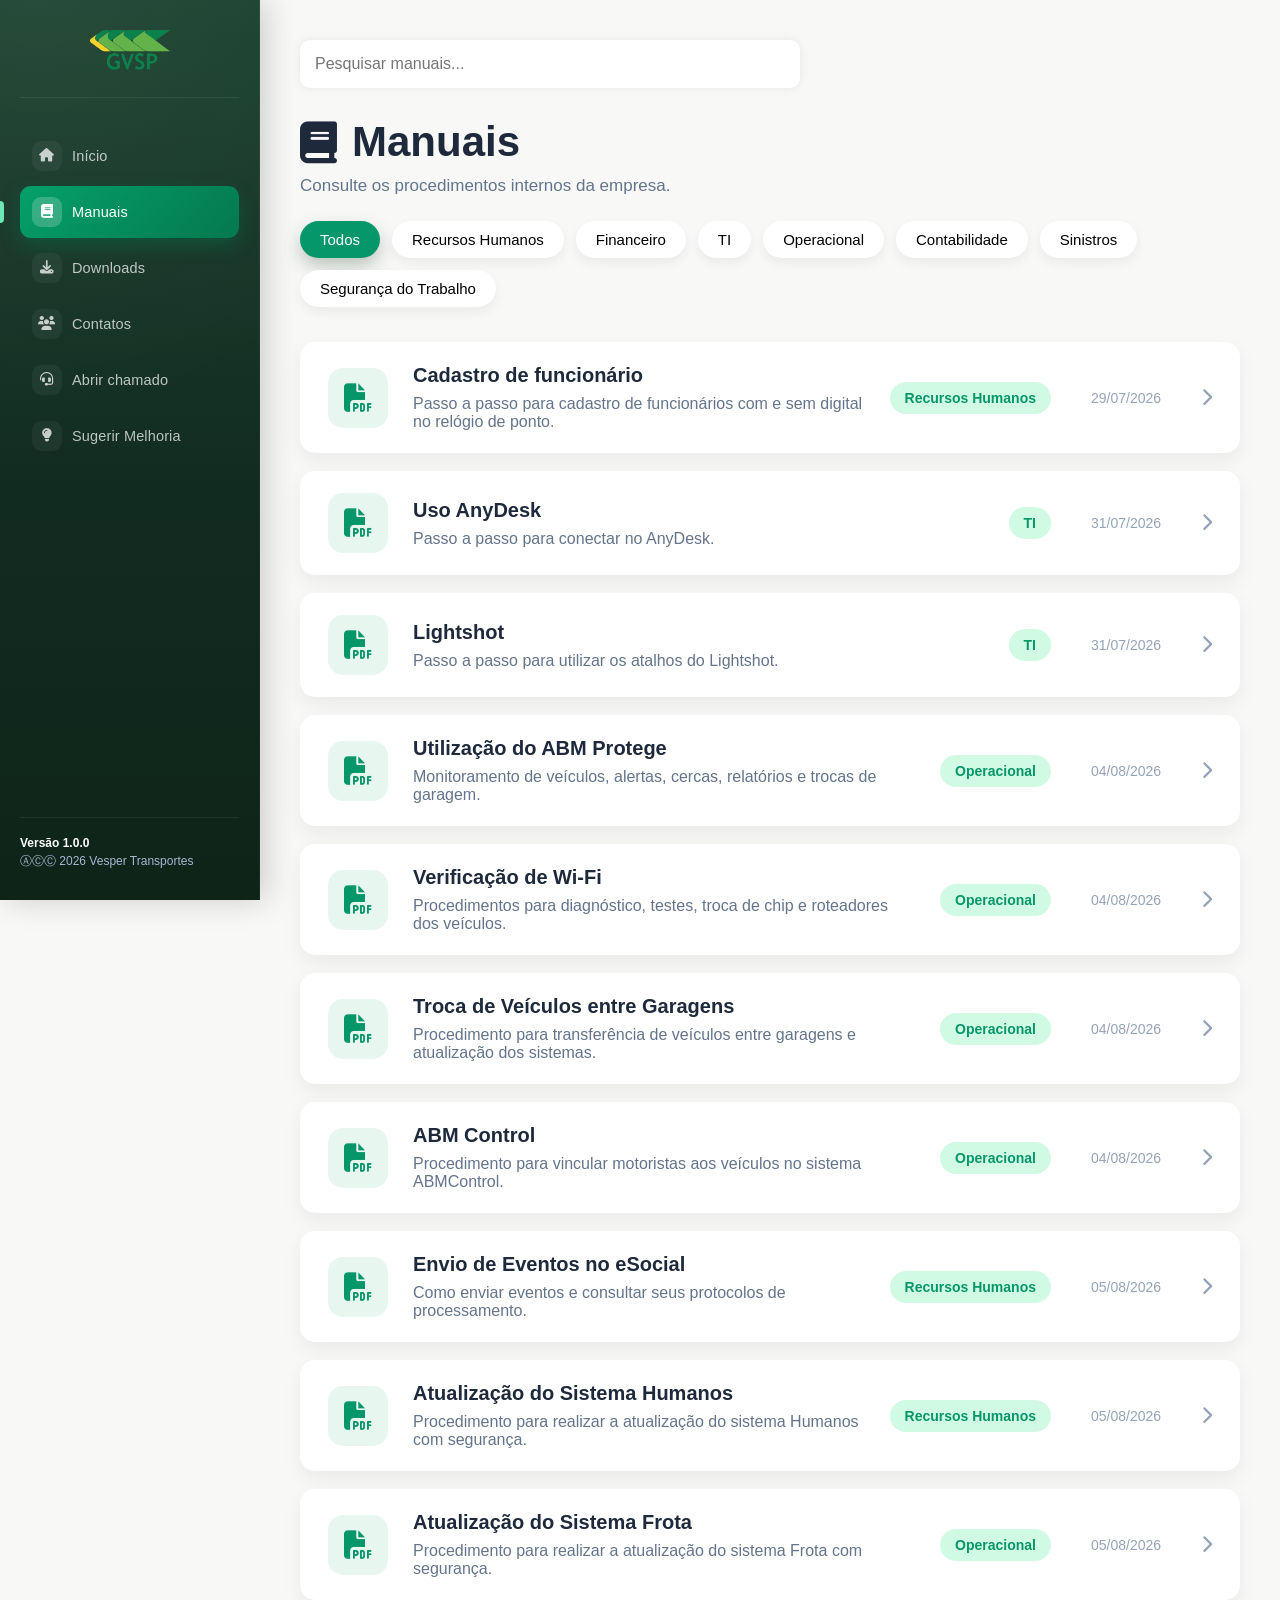
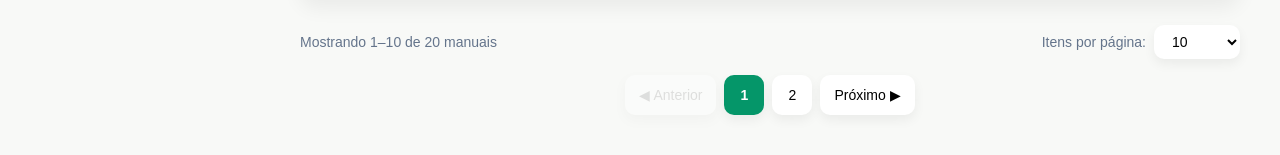
<file: manuais.html>
<!doctype html>
<html lang="pt-BR">
<head>
  <meta charset="utf-8">
  <meta name="viewport" content="width=device-width, initial-scale=1">
  <title>Manuais | Portal Vesper</title>
  <link rel="stylesheet" href="https://cdnjs.cloudflare.com/ajax/libs/font-awesome/6.7.2/css/all.min.css">
  <link rel="stylesheet" href="css/style.css">
  <link rel="icon" type="image/png" href="img/faviconvesper.png">
</head>

<!-- Google tag (gtag.js) -->
<script async src="https://www.googletagmanager.com/gtag/js?id=G-P7RFKPCCTQ"></script>
<script>
  window.dataLayer = window.dataLayer || [];
  function gtag(){dataLayer.push(arguments);}
  gtag('js', new Date());

  gtag('config', 'G-P7RFKPCCTQ');
</script>

<body>
  <aside class="sidebar" aria-label="Navegação principal"></aside>

  <main class="conteudo">
    <header class="topo">
      <label class="visually-hidden" for="pesquisa-manuais">Pesquisar manuais</label>
      <input id="pesquisa-manuais" type="search" placeholder="Pesquisar manuais...">
    </header>

    <section class="titulo-pagina">
      <h1><i class="fa-solid fa-book" aria-hidden="true"></i> Manuais</h1>
      <p>Consulte os procedimentos internos da empresa.</p>
    </section>

    <nav class="categorias" aria-label="Categorias de manuais">
      <button class="categoria ativa" type="button" data-filtro="todos">Todos</button>
      <button class="categoria" type="button" data-filtro="recursos humanos">Recursos Humanos</button>
      <button class="categoria" type="button" data-filtro="financeiro">Financeiro</button>
      <button class="categoria" type="button" data-filtro="ti">TI</button>
      <button class="categoria" type="button" data-filtro="operacional">Operacional</button>
      <button class="categoria" type="button" data-filtro="contabilidade">Contabilidade</button>
      <button class="categoria" type="button" data-filtro="sinistros">Sinistros</button>
      <button class="categoria" type="button" data-filtro="segurança do trabalho">Segurança do Trabalho</button>
    </nav>

    <section id="lista-manuais" class="lista-manuais" aria-label="Lista de manuais"></section>

    <section class="paginacao-container" aria-label="Paginação de manuais">
      <div class="paginacao-info">
        <span id="contador-manuais"></span>
        <label class="paginacao-select-label" for="itens-por-pagina">
          Itens por página:
          <select id="itens-por-pagina">
            <option value="10">10</option>
            <option value="20">20</option>
            <option value="50">50</option>
            <option value="todos">Todos</option>
          </select>
        </label>
      </div>
      <nav id="paginacao-manuais" class="paginacao" aria-label="Navegação de páginas"></nav>
    </section>
  </main>

  <script src="js/layout.js"></script>
  <script src="js/manuais.js"></script>
  <script src="js/app.js"></script>
</body>
</html>
</file>
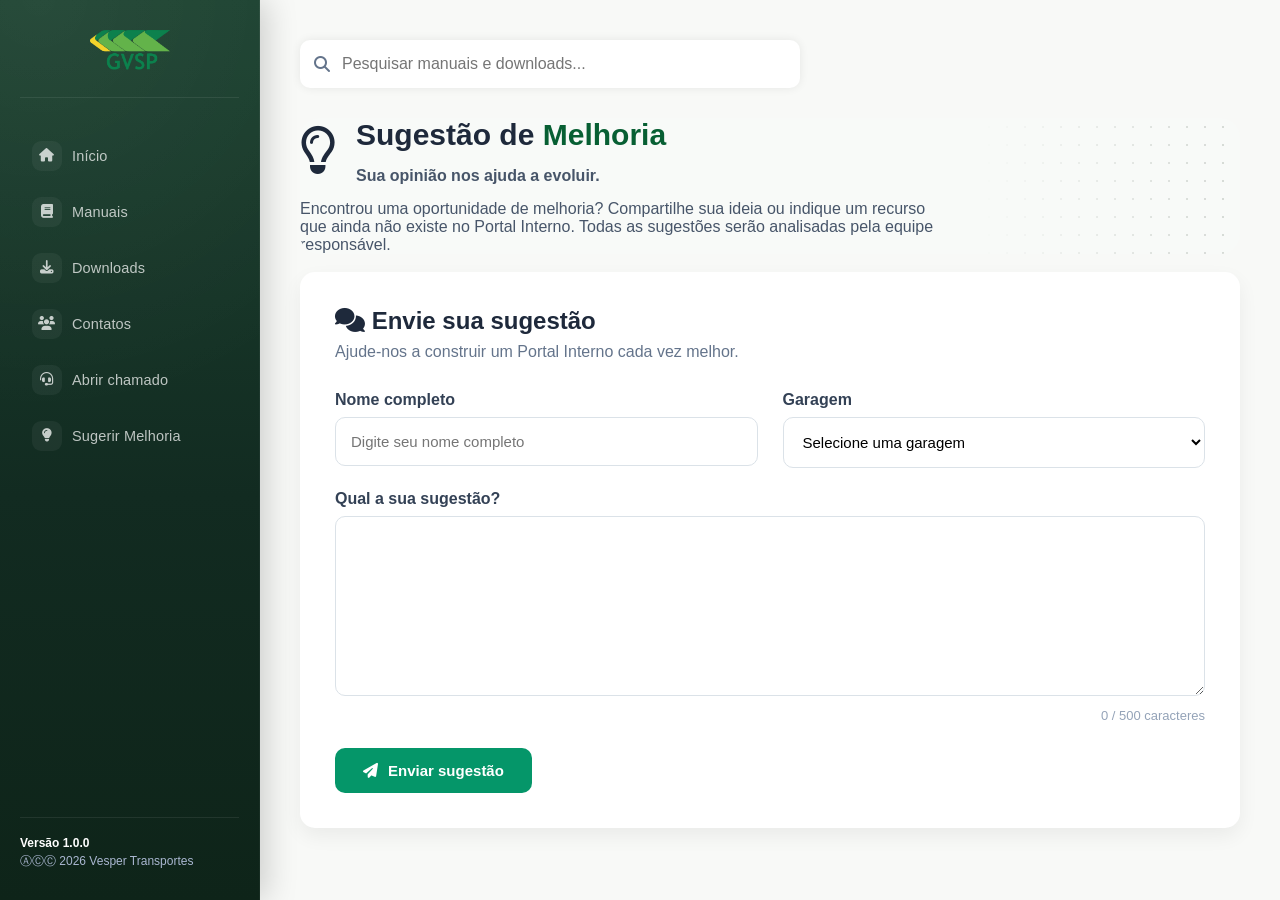
<file: sugestao.html>
<!doctype html>
<html lang="pt-BR">

<head>

    <meta charset="utf-8">
    <meta name="viewport" content="width=device-width, initial-scale=1">

    <title>Sugestão de Melhoria | Portal Vesper</title>

    <link rel="stylesheet" href="https://cdnjs.cloudflare.com/ajax/libs/font-awesome/6.7.2/css/all.min.css">
    <link rel="stylesheet" href="css/style.css">
    <link rel="stylesheet" href="css/sugestao.css">
    <link rel="icon" type="image/png" href="img/faviconvesper.png">

</head>

<body>

    <aside class="sidebar" aria-label="Navegação principal"></aside>

    <main class="conteudo">

        <!-- Barra superior -->

        <header class="topo">

            <label class="visually-hidden" for="pesquisa-geral">
                Pesquisar no portal
            </label>

            <div class="campo-pesquisa-geral">

                <i class="fa-solid fa-magnifying-glass"></i>

                <input
                    id="pesquisa-geral"
                    type="search"
                    placeholder="Pesquisar manuais e downloads..."
                    autocomplete="off">

            </div>

        </header>

        <!-- Resultados da pesquisa -->

        <section id="resultados-pesquisa"
            class="resultados-pesquisa"
            aria-live="polite"
            hidden>

            <header class="cabecalho-resultados">

                <p id="resumo-pesquisa"></p>

                <button
                    id="limpar-pesquisa"
                    type="button">

                    Limpar busca

                </button>

            </header>

            <div id="lista-resultados"
                class="lista-resultados">

            </div>

        </section>


        <!-- Banner -->

        <section class="banner">

            <div class="banner-topo">

                <div class="banner-icone">

                    <i class="fa-regular fa-lightbulb"></i>

                </div>

                <div class="banner-textos">

                    <h1>

                        Sugestão de
                        <span class="destaque">Melhoria</span>

                    </h1>

                    <p class="banner-subtitulo">

                        Sua opinião nos ajuda a evoluir.

                    </p>

                </div>

            </div>

            <p>

                Encontrou uma oportunidade de melhoria?

                Compartilhe sua ideia ou indique um recurso que ainda não existe
                no Portal Interno. Todas as sugestões serão analisadas pela equipe
                responsável.

            </p>

        </section>


        <!-- Formulário -->

        <section class="card-formulario">

            <h2>

                <i class="fa-solid fa-comments"></i>

                Envie sua sugestão

            </h2>

            <p>

                Ajude-nos a construir um Portal Interno cada vez melhor.

            </p>


            <form id="formSugestao">

                <div class="linha">

                    <div class="campo">

                        <label for="nome">

                            Nome completo

                        </label>

                        <input
                            id="nome"
                            type="text"
                            placeholder="Digite seu nome completo"
                            required>

                    </div>


                    <div class="campo">

                        <label for="garagem">

                            Garagem

                        </label>

                        <select
                            id="garagem"
                            required>

                            <option value="">Selecione uma garagem</option>

                            <option>Jundiaí</option>

                            <option>Limeira</option>

                            <option>Mogi</option>

                            <option>Indaiatuba</option>

                            <option>Americana</option>

                            <option>Atibaia</option>

                            <option>Sumaré</option>

                        </select>

                    </div>

                </div>


                <div class="campo">

                    <label for="sugestao">

                        Qual a sua sugestão?

                    </label>

                    <textarea

                        id="sugestao"

                        maxlength="500"

                        placeholder="Descreva sua ideia de melhoria ou um novo recurso que gostaria de utilizar no Portal Interno."

                        required>

                    </textarea>

                    <div class="contador">

                        <span id="contador">0</span> / 500 caracteres

                    </div>

                </div>


                <button
                    type="submit"
                    class="botao-enviar">

                    <i class="fa-solid fa-paper-plane"></i>

                    Enviar sugestão

                </button>

            </form>

        </section>

    </main>


    <script>

        const textarea = document.getElementById("sugestao");
        const contador = document.getElementById("contador");

        textarea.addEventListener("input", function () {

            contador.textContent = this.value.length;

        });

    </script>

    <script src="js/layout.js"></script>
    <script src="js/app.js"></script>

</body>

</html>
</file>
<file: css/style.css>
* {
    margin: 0;
    padding: 0;
    box-sizing: border-box;
}

body {
    font-family: Arial, Helvetica, sans-serif;
    background: #F8F9F7;
}

/* Barra lateral */

.sidebar {

    width: 260px;
    height: 100vh;

    background: #173628;

    position: fixed;

    left: 0;
    top: 0;

    padding: 30px;

}

/* Sombra Botões */
.categoria.ativa {
    box-shadow: 0 8px 18px rgba(48, 70, 48, 0.3);
}

.sidebar h2 {

    color: white;
    margin-bottom: 40px;

}

.sidebar a {

    display: block;

    color: white;

    text-decoration: none;

    padding: 15px;

    border-radius: 8px;

    margin-bottom: 10px;

}

.sidebar a:hover {

    background: #05693E;

}

/* Conteúdo */

.conteudo {

    margin-left: 280px;

    padding: 40px;

}

/*Logo da side bar*/
.logo {
    width: 80px;
    display: block;
    margin: 0 auto 40px auto;
    padding-bottom: 20px;
}

/* Barra superior */

.topo {

    display: flex;

    justify-content: space-between;

    align-items: center;

    margin-bottom: 30px;

}

.topo input {

    width: 500px;

    padding: 15px;

    border: none;

    border-radius: 10px;

    font-size: 16px;

    box-shadow: 0 0 10px rgba(0, 0, 0, .08);

}

.usuario {

    background: white;

    padding: 15px 25px;

    border-radius: 10px;

    box-shadow: 0 0 10px rgba(0, 0, 0, .08);

}

/* Banner */

.banner {

    position: relative;

    overflow: hidden;

    background: #f8faf8;

    color: #1e293b;

    padding: 0px;

    border-radius: 20px;

}

.banner::before {

    content: "";

    position: absolute;

    top: 0;
    right: 0;

    width: 260px;
    height: 100%;

    background-image: radial-gradient(circle, #cfd4cf 1.5px, transparent 1.5px);
    background-size: 18px 18px;

    -webkit-mask-image: linear-gradient(to left, rgba(0, 0, 0, .9), transparent);
    mask-image: linear-gradient(to left, rgba(0, 0, 0, .9), transparent);

    pointer-events: none;

}

.banner p {

    margin-top: 15px;

    font-size: 16px;

    color: #475569;

}

.banner .destaque {

    color: #075f33;

}

.banner-topo {
    display: flex;
    align-items: center;
    gap: 20px;
    margin-bottom: 15px;
}

.banner-icone {
    position: relative;

    font-size: 48px;
    flex-shrink: 0;

    z-index: 1;
}

.banner-icone .fa-shield {
    color: transparent;
    -webkit-text-stroke: 1.5px #64748b;
    text-stroke: 1.5px #64748b;
}

.banner-icone .banner-icone-check {
    position: absolute;
    top: 50%;
    left: 50%;
    transform: translate(-50%, -52%);

    font-size: 18px;
    color: #059669;
}

.banner-topo,
.banner>p,
.beneficios {
    position: relative;
    z-index: 1;
}

.banner-textos h1 {
    font-size: 30px;
    font-weight: 700;
}

.banner-subtitulo {
    font-size: 16px;
    font-weight: 700;
    color: #1e293b;
    margin-top: 4px;
}

.banner>p {
    max-width: 650px;
}

.beneficios {
    display: flex;
    margin-top: 25px;
}

.beneficio {
    display: flex;
    align-items: center;
    gap: 12px;
    padding: 0 30px;
    border-right: 1px solid #d8dbd8;
}

.beneficio:first-child {
    padding-left: 0;
}

.beneficio:last-child {
    border-right: none;
}

.beneficio i {
    font-size: 22px;
    color: #059669;
}

.beneficio strong {
    display: block;
    font-size: 14px;
    color: #1e293b;
}

.beneficio span {
    display: block;
    font-size: 13px;
    color: #64748b;
    margin-top: 2px;
}

@media (max-width:900px) {
    .beneficios {
        flex-wrap: wrap;
        gap: 20px;
    }

    .beneficio {
        border-right: none;
        padding: 0;
    }
}

.cards {

    display: flex;

    gap: 25px;

    margin-top: 30px;

}

.card {

    background: white;

    width: 280px;

    padding: 25px;

    border-radius: 15px;

    box-shadow: 0 5px 15px rgba(0, 0, 0, .08);

}

.card h2 {

    font-size: 40px;

}

.card h3 {

    margin-top: 15px;

}

.card p {

    margin: 20px 0;

    color: #666;

}

.card button {

    width: 100%;

    padding: 12px;

    border: none;

    background: #059669;

    color: white;

    border-radius: 10px;

    cursor: pointer;

}

.card button:hover {

    background: #065f46;

}

.icone {
    font-size: 48px;
    color: #49597c;
    margin-bottom: 20px;
}

.menu-icon {
    width: 25px;
    margin-right: 10px;
    color: #1e293b;
    text-align: center;
}

.versao {

    position: absolute;

    bottom: 20px;

    left: 20px;

    color: #aab7d1;

    font-size: 12px;

    line-height: 18px;

}

.versao strong {

    color: white;

}

.icone-card {

    width: 70px;
    height: 70px;

    border-radius: 50%;

    background: #e7f7ef;

    display: flex;

    justify-content: center;

    align-items: center;

    margin-bottom: 20px;

}

.icone-card i {

    font-size: 30px;

    color: #059669;

}

.card {
    cursor: pointer;
    transition: 0.2s;
}

.card:hover {
    transform: translateY(-5px);
    box-shadow: 0 15px 30px rgba(0, 0, 0, .15);
}

/* ===========================
   PÁGINA DE MANUAIS
=========================== */

.titulo-pagina {
    margin-top: 30px;
    margin-bottom: 25px;
}

.titulo-pagina h1 {
    font-size: 42px;
    color: #1e293b;
    display: flex;
    align-items: center;
    gap: 15px;
}

.titulo-pagina p {
    color: #64748b;
    margin-top: 10px;
    font-size: 17px;
}

.barra-pesquisa-manual {
    margin-bottom: 25px;
}


.categorias {

    display: flex;
    gap: 12px;

    flex-wrap: wrap;

    margin-bottom: 35px;

}

.categoria {

    border: none;

    padding: 10px 20px;

    border-radius: 25px;

    background: white;

    cursor: pointer;

    font-size: 15px;

    transition: .2s;

    box-shadow: 0 5px 12px rgba(0, 0, 0, .06);

}

.categoria:hover {

    background: #059669;

    color: white;

}

.ativa {

    background: #059669;

    color: white;

}

/*==========================
      LISTA DE MANUAIS
===========================*/

.lista-manuais {

    display: flex;
    flex-direction: column;
    gap: 18px;

}

.manual {

    background: white;

    border-radius: 15px;

    padding: 22px 28px;

    display: flex;

    align-items: center;

    gap: 25px;

    box-shadow: 0 8px 20px rgba(0, 0, 0, .06);

    transition: .2s;

    cursor: pointer;
    text-decoration: none;
    color: inherit;

}

.manual:hover {

    transform: translateY(-3px);

    box-shadow: 0 12px 25px rgba(0, 0, 0, .10);

}

.manual-icone {

    width: 60px;
    height: 60px;

    border-radius: 15px;

    background: #e7f7ef;

    display: flex;

    justify-content: center;

    align-items: center;

}

.manual-icone i {

    font-size: 28px;

    color: #059669;

}

.manual-info {

    flex: 1;

}

.manual-info h3 {

    font-size: 20px;

    color: #1e293b;

    margin-bottom: 8px;

}

.manual-info p {

    color: #64748b;

}

.manual-categoria {

    background: #d1fae5;

    color: #059669;

    padding: 8px 15px;

    border-radius: 20px;

    font-size: 14px;

    font-weight: bold;

}

.manual-data {

    color: #94a3b8;

    font-size: 14px;

    width: 100px;

    text-align: center;

}

.manual-seta {

    color: #94a3b8;

    font-size: 18px;

}

/* ====== TABELA DE CONTATOS ====== */

.tabela-contatos {
    margin-top: 30px;
    background: #fff;
    border-radius: 14px;
    box-shadow: 0 2px 12px rgba(0, 0, 0, .08);
    overflow-x: auto;
    border: 1px solid #ececec;
}

.cabecalho-tabela {
    padding: 18px 24px;
    border-bottom: 1px solid #ececec;
}

.cabecalho-tabela h3 {
    margin: 0;
    font-size: 18px;
    color: #1f2937;
}

table {
    width: 100%;
    min-width: 1100px;
    border-collapse: collapse;
}

thead {
    background: #f8fafc;
}

th {
    text-align: left;
    padding: 15px 20px;
    font-size: 13px;
    font-weight: 600;
    color: #6b7280;
    text-transform: uppercase;
    border-bottom: 1px solid #e5e7eb;
}

td {
    padding: 16px 20px;
    font-size: 14px;
    color: #374151;
    border-bottom: 1px solid #f1f1f1;
    vertical-align: middle;
}

tbody tr {
    transition: .2s;
}

tbody tr:hover {
    background: #f9fafb;
}

/* ====== Nome ====== */

td strong {
    display: block;
    color: #111827;
    font-size: 15px;
    margin-bottom: 4px;
}

td small {
    color: #6b7280;
    font-size: 12px;
}

/* ====== Garagem ====== */

td:nth-child(2) {
    font-weight: 500;
    color: #1f2937;
}

/* ====== Badges ====== */

.tag {
    display: inline-block;
    padding: 5px 12px;
    border-radius: 20px;
    font-size: 12px;
    font-weight: 600;
}

.ti {
    background: #bbf7d0;
    color: #059669;
}

.rh {
    background: #dcfce7;
    color: #15803d;
}

.financeiro {
    background: #fef3c7;
    color: #b45309;
}

.operacional {
    background: #ede9fe;
    color: #7c3aed;
}

.manutencao {
    background: #ffe7d6;
    color: #c2410c;
}

.administrativo {
    background: #ccfbf1;
    color: #0f766e;
}

/* ====== Botões ====== */

.acoes {
    white-space: nowrap;
}

.acoes button {
    width: 34px;
    height: 34px;
    margin: 0 2px;
    border: none;
    border-radius: 8px;
    background: #f3f4f6;
    color: #4b5563;
    cursor: pointer;
    transition: .2s;
}

.acoes button:hover {
    background: #059669;
    color: #fff;
    transform: translateY(-2px);
}

/* ====== Barra de rolagem ====== */

.tabela-contatos::-webkit-scrollbar {
    height: 8px;
}

.tabela-contatos::-webkit-scrollbar-thumb {
    background: #cbd5e1;
    border-radius: 20px;
}

.tabela-contatos::-webkit-scrollbar-track {
    background: #f1f5f9;
}

/* ====== Responsivo ====== */

@media (max-width: 900px) {

    table {
        min-width: 950px;
    }

}

.menu a.active {
    background-color: #05693E;
    color: white;
    border-radius: 10px;
}

.sidebar a.brand {
    padding: 0;
    margin: 0 auto 32px;
    border-radius: 0;
}

.sidebar a.brand:hover {
    background: none;
}

/* Componentes refatorados */
.sidebar {
    display: flex;
    flex-direction: column;
    padding: 30px 20px;
}

.brand {
    display: block;
    width: max-content;
    margin: 0 auto 32px;
}

.logo {
    margin: 0;
}

.menu {
    display: grid;
    gap: 6px;
}

.sidebar .menu a {
    display: flex;
    align-items: center;
    gap: 10px;
    margin: 0;
    border-radius: 10px;
}

.menu-icon {
    width: 20px;
    margin: 0;
}

.versao {
    margin-top: auto;
    position: static;
}

.conteudo {
    max-width: 1600px;
    margin-left: 260px;
}

.topo {
    gap: 24px;
}

.topo input {
    max-width: 500px;
}

.usuario {
    flex: none;
}

.cards {
    display: grid;
    grid-template-columns: repeat(4, minmax(0, 1fr));
}

.card {
    display: block;
    width: auto;
    color: inherit;
    text-decoration: none;
}

.card h2 {
    margin: 15px 0 0;
    font-size: 20px;
}

.botao {
    display: block;
    padding: 12px;
    color: #fff;
    text-align: center;
    border-radius: 10px;
    background: #059669;
}

.manual[hidden] {
    display: none;
}

.manual-info {
    display: grid;
    gap: 8px;
}

.manual-info strong {
    color: #1e293b;
    font-size: 20px;
}

.manual-info span {
    color: #64748b;
}

.manual:focus-visible,
.card:focus-visible,
.card-programa:focus-visible {
    outline: 3px solid rgb(5 150 105 / .4);
    outline-offset: 3px;
}

.cabecalho-tabela h2 {
    margin: 0;
    font-size: 18px;
}

.acoes a {
    display: grid;
    width: 34px;
    height: 34px;
    place-items: center;
    border-radius: 8px;
    color: #4b5563;
    background: #f3f4f6;
    text-decoration: none;
}

.acoes a:hover {
    color: #fff;
    background: #059669;
}

.lista-comunicados {
    display: grid;
    gap: 18px;
}

.comunicado {
    display: flex;
    align-items: center;
    gap: 25px;
    padding: 22px 28px;
    border-radius: 15px;
    background: #fff;
    box-shadow: 0 8px 20px rgb(0 0 0 / .06);
}

.comunicado-icone {
    display: grid;
    width: 60px;
    height: 60px;
    flex: none;
    place-items: center;
    border-radius: 15px;
    color: #059669;
    background: #e7f7ef;
    font-size: 28px;
}

.comunicado time,
.comunicado p {
    color: #64748b;
}

.comunicado h2 {
    margin: 6px 0;
    font-size: 18px;
}

.comunicado p {
    margin: 0;
}

.visually-hidden {
    position: absolute;
    width: 1px;
    height: 1px;
    padding: 0;
    margin: -1px;
    overflow: hidden;
    clip: rect(0, 0, 0, 0);
    white-space: nowrap;
    border: 0;
}

@media (max-width:900px) {
    .sidebar {
        position: static;
        width: auto;
        height: auto;
        min-height: auto;
        padding: 18px;
    }

    .brand {
        margin-bottom: 18px;
    }

    .menu {
        grid-template-columns: repeat(3, 1fr);
    }

    .sidebar .menu a {
        justify-content: center;
    }

    .versao {
        display: none;
    }

    .conteudo {
        margin: 0;
        padding: 28px 20px;
    }

    .cards {
        grid-template-columns: repeat(auto-fit, minmax(220px, 1fr));
    }

    .manual-data {
        display: none;
    }
}

@media (max-width:600px) {
    .menu {
        grid-template-columns: repeat(2, 1fr);
    }

    .topo {
        align-items: stretch;
        flex-direction: column;
        gap: 12px;
    }

    .usuario {
        align-self: flex-end;
    }

    .cards {
        grid-template-columns: 1fr;
    }

    .manual {
        align-items: flex-start;
        gap: 14px;
        padding: 18px;
    }

    .manual-categoria {
        display: none;
    }

    .manual-icone {
        width: 48px;
        height: 48px;
    }

    .manual-info strong {
        font-size: 16px;
    }
}

/* ===========================
   REDESIGN DO MENU LATERAL
=========================== */

.sidebar {
    background:
        radial-gradient(circle at 15% 0%, rgba(255, 255, 255, .05), transparent 45%),
        linear-gradient(180deg, #1c4230 0%, #122b21 55%, #0e2419 100%);
    box-shadow: 6px 0 30px rgba(0, 0, 0, .18);
    border-right: 1px solid rgba(255, 255, 255, .04);
}

.sidebar .brand {
    padding-bottom: 22px;
    margin-bottom: 18px;
    border-bottom: 1px solid rgba(255, 255, 255, .08);
    width: 100%;
}

.sidebar .logo {
    margin: 0 auto;
}

.menu-eyebrow {
    display: block;
    padding: 0 6px;
    margin-bottom: 14px;
    color: rgba(255, 255, 255, .38);
    font-size: 11px;
    font-weight: 700;
    letter-spacing: .11em;
    text-transform: uppercase;
}

.sidebar .menu {
    gap: 4px;
}

.sidebar .menu a {
    position: relative;
    padding: 11px 12px;
    color: rgba(255, 255, 255, .72);
    font-size: 14.5px;
    font-weight: 500;
    letter-spacing: .01em;
    border-radius: 11px;
    transition: background .18s ease, color .18s ease, transform .18s ease;
}

.sidebar .menu a:hover {
    background: rgba(255, 255, 255, .07);
    color: #fff;
    transform: translateX(2px);
}

.sidebar .menu a .menu-icon {
    display: grid;
    place-items: center;
    width: 30px;
    height: 30px;
    flex-shrink: 0;
    border-radius: 9px;
    background: rgba(255, 255, 255, .05);
    color: rgba(255, 255, 255, .75);
    font-size: 13.5px;
    transition: background .18s ease, color .18s ease;
}

.sidebar .menu a:hover .menu-icon {
    background: rgba(255, 255, 255, .12);
    color: #fff;
}

.sidebar .menu a.active,
.menu a.active {
    background: linear-gradient(135deg, #05a06a, #04794f);
    color: #fff;
    box-shadow: 0 8px 18px rgba(4, 121, 79, .38);
    transform: none;
}

.sidebar .menu a.active .menu-icon {
    background: rgba(255, 255, 255, .2);
    color: #fff;
}

.sidebar .menu a.active::before {
    content: "";
    position: absolute;
    left: -20px;
    top: 50%;
    transform: translateY(-50%);
    width: 4px;
    height: 22px;
    border-radius: 0 4px 4px 0;
    background: #6ee7b7;
}


.versao {
    padding-top: 16px;
    border-top: 1px solid rgba(255, 255, 255, .08);
}

.versao-status {
    display: flex;
    align-items: center;
    gap: 8px;
    margin-bottom: 10px;
    color: rgba(255, 255, 255, .65);
    font-size: 12px;
    font-weight: 600;
}

.status-dot {
    width: 7px;
    height: 7px;
    border-radius: 50%;
    background: #34d399;
    box-shadow: 0 0 0 3px rgba(52, 211, 153, .18);
}

/*inicio Script para o popup de nova funcionalidade do eSocial*/
/* ==========================================================
   POPUP ESOCIAL - PORTAL VESPER
========================================================== */

.popup-overlay {
    position: fixed;

    inset: 0;

    z-index: 99999;

    display: none;

    align-items: center;
    justify-content: center;

    padding: 20px;

    background: rgba(8, 25, 38, 0.68);

    backdrop-filter: blur(5px);

    opacity: 0;

    transition: opacity .25s ease;
}


/* Popup ativo */

.popup-overlay.active {
    display: flex;

    opacity: 1;
}


/* ==========================================================
   CARD
========================================================== */

.popup-card {

    position: relative;

    display: grid;

    grid-template-columns: 320px 1fr;

    width: 100%;

    max-width: 760px;

    min-height: 440px;

    background: #ffffff;

    border-radius: 18px;

    overflow: hidden;

    box-shadow:
        0 25px 70px rgba(0, 0, 0, .28);

    transform: translateY(20px) scale(.97);

    animation: popupEntrada .3s ease forwards;
}


@keyframes popupEntrada {

    to {
        transform: translateY(0) scale(1);
    }

}


/* ==========================================================
   BOTÃO FECHAR
========================================================== */

.popup-close {

    position: absolute;

    top: 14px;
    right: 16px;

    z-index: 10;

    width: 34px;
    height: 34px;

    display: flex;

    align-items: center;
    justify-content: center;

    border: none;

    border-radius: 50%;

    background: rgba(255,255,255,.9);

    color: #0d1b2e;

    font-size: 26px;

    line-height: 1;

    cursor: pointer;

    transition: .2s ease;
}


.popup-close:hover {

    background: #e8f7f1;

    color: #009e73;

    transform: rotate(90deg);
}


/* ==========================================================
   ÁREA DA IMAGEM
========================================================== */

.popup-image {

    position: relative;

    display: flex;

    align-items: center;
    justify-content: center;

    overflow: hidden;

    background:
        linear-gradient(
            145deg,
            #f1fff6,
            #dff7eb
        );
}


/* Pequenos detalhes decorativos */

.popup-image::before {

    content: "";

    position: absolute;

    width: 220px;
    height: 220px;

    border-radius: 50%;

    background: rgba(0,158,115,.08);

    top: -80px;
    left: -70px;
}


.popup-image::after {

    content: "";

    position: absolute;

    width: 180px;
    height: 180px;

    border-radius: 50%;

    background: rgba(0,158,115,.06);

    bottom: -80px;
    right: -60px;
}


/* ==========================================================
   IMAGEM
========================================================== */

.popup-image img {

    position: relative;

    z-index: 2;

    width: 320px;

    height: 320px;

    object-fit: contain;
}


/* ==========================================================
   BADGE
========================================================== */

.popup-badge {

    position: absolute;

    top: 20px;
    left: 20px;

    z-index: 5;

    display: inline-flex;

    align-items: center;

    gap: 7px;

    padding: 7px 12px;

    border-radius: 6px;

    background: #009e73;

    color: #ffffff;

    font-size: 10px;

    font-weight: 800;

    letter-spacing: .4px;

    box-shadow:
        0 5px 15px rgba(0,158,115,.2);
}


/* ==========================================================
   CONTEÚDO
========================================================== */

.popup-content {

    display: flex;

    flex-direction: column;

    justify-content: center;

    padding: 42px 42px 36px;
}


/* ==========================================================
   LABEL
========================================================== */

.popup-label {

    margin-bottom: 8px;

    color: #009e73;

    font-size: 11px;

    font-weight: 800;

    letter-spacing: 1px;
}


/* ==========================================================
   TÍTULO
========================================================== */

.popup-content h2 {

    margin: 0;

    color: #0d1b2e;

    font-size: 30px;

    line-height: 1.15;

    font-weight: 800;
}


.popup-content h2 span {

    color: #009e73;
}


/* ==========================================================
   LINHA
========================================================== */

.popup-line {

    width: 42px;

    height: 3px;

    margin: 14px 0 17px;

    background: #009e73;

    border-radius: 10px;
}


/* ==========================================================
   TEXTO
========================================================== */

.popup-content > p {

    margin: 0 0 24px;

    color: #58708a;

    font-size: 14px;

    line-height: 1.6;
}


/* ==========================================================
   RECURSOS
========================================================== */

.popup-features {

    display: grid;

    grid-template-columns:
        repeat(3, 1fr);

    gap: 15px;

    margin-bottom: 25px;
}


.popup-feature {

    display: flex;

    flex-direction: column;

    align-items: flex-start;

    gap: 5px;
}


.feature-icon {

    width: 38px;
    height: 38px;

    display: flex;

    align-items: center;
    justify-content: center;

    margin-bottom: 3px;

    border-radius: 50%;

    background: #e3f7ee;

    color: #009e73;

    font-size: 16px;
}


.popup-feature strong {

    color: #0d1b2e;

    font-size: 11px;

    line-height: 1.3;
}


.popup-feature span {

    color: #71859a;

    font-size: 9px;

    line-height: 1.4;
}


/* ==========================================================
   AÇÕES
========================================================== */

.popup-actions {

    display: flex;

    align-items: center;

    gap: 20px;

    padding-top: 20px;

    border-top: 1px solid #edf1f3;
}


/* Botão */

.popup-button {

    display: inline-flex;

    align-items: center;
    justify-content: center;

    gap: 10px;

    padding: 12px 22px;

    border-radius: 7px;

    background: #009e73;

    color: #ffffff;

    text-decoration: none;

    font-size: 13px;

    font-weight: 700;

    transition: .2s ease;
}


.popup-button:hover {

    background: #007f5d;

    transform: translateY(-1px);
}


.popup-button i {

    transition: .2s ease;
}


.popup-button:hover i {

    transform: translateX(4px);
}


/* Agora não */

.popup-later {

    padding: 8px;

    border: none;

    background: transparent;

    color: #71859a;

    font-size: 12px;

    cursor: pointer;
}


.popup-later:hover {

    color: #0d1b2e;
}


/* ==========================================================
   RESPONSIVO
========================================================== */

@media (max-width: 750px) {

    .popup-card {

        grid-template-columns: 1fr;

        max-width: 430px;

        max-height: 90vh;

        overflow-y: auto;
    }


    .popup-image {

        min-height: 230px;
    }


    .popup-image img {

        width: 220px;

        height: 220px;
    }


    .popup-badge {

        top: 14px;

        left: 14px;
    }


    .popup-content {

        padding: 28px 25px 25px;
    }


    .popup-content h2 {

        font-size: 24px;
    }


    .popup-features {

        gap: 10px;
    }

}


@media (max-width: 480px) {

    .popup-overlay {

        padding: 12px;
    }


    .popup-card {

        border-radius: 15px;
    }


    .popup-image {

        min-height: 190px;
    }


    .popup-image img {

        width: 180px;

        height: 180px;
    }


    .popup-content {

        padding: 24px 20px;
    }


    .popup-content h2 {

        font-size: 22px;
    }


    .popup-features {

        grid-template-columns: 1fr;

        gap: 12px;
    }


    .popup-feature {

        flex-direction: row;

        align-items: center;
    }


    .feature-icon {

        flex-shrink: 0;

        width: 34px;
        height: 34px;

        margin: 0 4px 0 0;
    }


    .popup-feature span {

        display: none;
    }


    .popup-actions {

        flex-direction: column;

        gap: 10px;
    }


    .popup-button {

        width: 100%;
    }

}
/*FIM Script para o popup de nova funcionalidade do eSocial*/

@media (max-width:900px) {
    .menu-eyebrow {
        display: none;
    }

    .sidebar .menu a.active::before {
        display: none;
    }

    .versao-status {
        justify-content: center;
    }
}

/* Busca global da página inicial */
.campo-pesquisa-geral {
    display: flex;
    align-items: center;
    width: min(500px, 100%);
    padding: 0 14px;
    border-radius: 10px;
    background: #fff;
    box-shadow: 0 0 10px rgb(0 0 0 / 8%);
}

.campo-pesquisa-geral>i {
    color: #64748b;
}

.campo-pesquisa-geral input {
    width: 100%;
    max-width: none;
    padding-inline: 12px;
    box-shadow: none;
}

.campo-pesquisa-geral kbd {
    padding: 3px 6px;
    border: 1px solid #cbd5e1;
    border-radius: 4px;
    color: #64748b;
    font-size: .7rem;
}

.resultados-pesquisa {
    margin: -12px 0 30px;
    overflow: hidden;
    border: 1px solid #bbf7d0;
    border-radius: 16px;
    background: #fff;
    box-shadow: 0 12px 28px rgb(15 23 42 / 10%);
}

.cabecalho-resultados {
    display: flex;
    align-items: center;
    justify-content: space-between;
    gap: 16px;
    padding: 16px 20px;
    border-bottom: 1px solid #e2e8f0;
    background: #f0fdf4;
}

.cabecalho-resultados p {
    margin: 0;
    color: #334155;
    font-weight: bold;
}

.cabecalho-resultados button {
    border: 0;
    color: #059669;
    cursor: pointer;
    font: inherit;
    font-weight: bold;
    background: transparent;
}

.lista-resultados {
    display: grid;
    grid-template-columns: repeat(auto-fit, minmax(300px, 1fr));
}

.resultado-item {
    display: flex;
    gap: 14px;
    align-items: center;
    min-height: 112px;
    padding: 18px 20px;
    color: inherit;
    text-decoration: none;
    border-right: 1px solid #e2e8f0;
    border-bottom: 1px solid #e2e8f0;
    transition: background .2s;
}

.resultado-item:hover,
.resultado-item:focus-visible {
    background: #ecfdf5;
    outline: 0;
}

.resultado-icone {
    display: grid;
    flex: none;
    width: 42px;
    height: 42px;
    place-items: center;
    border-radius: 12px;
    font-size: 1.125rem;
}

.resultado-manual {
    color: #dc2626;
    background: #fef2f2;
}

.resultado-download {
    color: #059669;
    background: #ecfdf5;
}

.resultado-conteudo {
    display: grid;
    flex: 1;
    gap: 3px;
    min-width: 0;
}

.resultado-conteudo strong {
    overflow: hidden;
    font-size: .95rem;
    text-overflow: ellipsis;
    white-space: nowrap;
}

.resultado-conteudo>span:last-child {
    overflow: hidden;
    color: #64748b;
    font-size: .8rem;
    text-overflow: ellipsis;
    white-space: nowrap;
}

.resultado-meta {
    color: #64748b;
    font-size: .75rem;
    font-weight: bold;
    text-transform: uppercase;
}

.resultado-seta {
    color: #94a3b8;
    font-size: .8rem;
}

.busca-vazia {
    grid-column: 1 / -1;
    padding: 24px;
    margin: 0;
    color: #64748b;
    text-align: center;
}

@media (max-width:600px) {
    .campo-pesquisa-geral {
        width: 100%;
    }

    .campo-pesquisa-geral kbd {
        display: none;
    }

    .resultados-pesquisa {
        margin-top: 0;
    }

    .cabecalho-resultados {
        align-items: flex-start;
        flex-direction: column;
    }

    .lista-resultados {
        grid-template-columns: 1fr;
    }

    .resultado-item {
        border-right: 0;
    }
}

/*==========================
      PAGINAÇÃO DE MANUAIS
===========================*/

.paginacao-container {

    display: flex;
    flex-direction: column;
    gap: 16px;

    margin-top: 25px;

}

.paginacao-info {

    display: flex;
    align-items: center;
    justify-content: space-between;
    flex-wrap: wrap;
    gap: 12px;

    color: #64748b;
    font-size: 14px;

}

.paginacao-select-label {

    display: flex;
    align-items: center;
    gap: 8px;

    color: #64748b;
    font-size: 14px;

}

.paginacao-select-label select {

    border: none;

    padding: 8px 14px;

    border-radius: 10px;

    background: white;

    cursor: pointer;

    font-size: 14px;

    box-shadow: 0 5px 12px rgba(0, 0, 0, .06);

}

.paginacao {

    display: flex;
    align-items: center;
    justify-content: center;
    flex-wrap: wrap;
    gap: 8px;

}

.paginacao button {

    border: none;

    min-width: 40px;
    height: 40px;

    padding: 0 14px;

    border-radius: 10px;

    background: white;

    cursor: pointer;

    font-size: 14px;

    transition: .2s;

    box-shadow: 0 5px 12px rgba(0, 0, 0, .06);

}

.paginacao button:hover:not(:disabled) {

    background: #059669;

    color: white;

}

.paginacao button.paginacao-ativa {

    background: #059669;

    color: white;

    font-weight: bold;

}

.paginacao button:disabled {

    cursor: not-allowed;

    opacity: .4;

}

.paginacao-reticencias {

    color: #94a3b8;

    padding: 0 4px;

}

@media (max-width:600px) {
    .paginacao-info {
        flex-direction: column;
        align-items: flex-start;
    }
}

.titulo-contatos-icon {
    margin-right: 0px;
}

/* Resultado de contato na busca global */
.resultado-contato {
    color: #04794f;
    background: #ecfdf5;
}
</file>
<file: admin/admin.css>
:root{--blue:#2563eb;--navy:#12233f;--ink:#17233d;--muted:#64748b;--line:#e6edf8;--bg:#f4f6fb;--radius:16px;--shadow:0 8px 24px rgb(15 23 42 / 8%)}*{box-sizing:border-box}body{margin:0;background:var(--bg);color:var(--ink);font-family:Arial,Helvetica,sans-serif}.admin-sidebar{position:fixed;inset:0 auto 0 0;z-index:10;display:flex;flex-direction:column;width:260px;padding:28px 18px;background:var(--navy);color:#fff}.admin-brand{display:block;width:max-content;margin:0 auto 36px}.admin-brand img{display:block;width:100px;max-height:62px;object-fit:contain}.admin-sidebar__label{margin:0 12px 12px;color:#93a7c8;font-size:10px;font-weight:bold;letter-spacing:1.2px}.admin-nav{display:grid;gap:5px}.admin-nav button{display:flex;align-items:center;gap:13px;width:100%;padding:12px;border:0;border-radius:10px;color:#d7e3f8;background:transparent;cursor:pointer;font:inherit;text-align:left;transition:.2s}.admin-nav button i{width:20px;text-align:center}.admin-nav button:hover,.admin-nav button.active{color:#fff;background:#2b63d9}.admin-sidebar__footer{display:grid;gap:4px;margin:auto 12px 0;color:#93a7c8;font-size:12px}.admin-sidebar__footer strong{color:#fff}.admin-main{min-height:100vh;margin-left:260px}.admin-header{display:flex;align-items:center;justify-content:space-between;gap:20px;min-height:94px;padding:20px 40px;border-bottom:1px solid var(--line);background:#fff}.eyebrow,.page-heading>div>p{margin:0 0 5px;color:var(--blue);font-size:11px;font-weight:bold;letter-spacing:1px;text-transform:uppercase}.admin-header h1,.page-heading h2{margin:0;font-size:24px}.admin-profile{display:flex;align-items:center;gap:10px}.admin-profile div{display:grid;gap:3px}.admin-profile small{color:var(--muted);font-size:12px}.admin-avatar{display:grid;width:40px;height:40px;place-items:center;border-radius:50%;color:#fff;background:linear-gradient(135deg,#2563eb,#173fae);font-weight:bold}.admin-content{padding:34px 40px 48px}.welcome{display:flex;align-items:center;justify-content:space-between;min-height:158px;padding:30px 38px;border-radius:20px;color:#fff;background:linear-gradient(105deg,#1d4ed8,#2563eb);box-shadow:0 14px 28px rgb(37 99 235 / 20%)}.welcome p,.welcome span{color:#dbeafe}.welcome p{margin:0 0 9px;font-size:14px}.welcome h2{margin:0 0 9px;font-size:27px}.welcome>i{margin-right:18px;color:#93c5fd;font-size:64px}.metric-grid{display:grid;grid-template-columns:repeat(4,1fr);gap:18px;margin:24px 0}.metric-card,.panel,.table-card,.settings-card{border:1px solid var(--line);border-radius:var(--radius);background:#fff;box-shadow:var(--shadow)}.metric-card{padding:22px}.metric-icon{display:grid;width:42px;height:42px;place-items:center;margin-bottom:17px;border-radius:12px;color:var(--blue);background:#eaf2ff}.metric-card p{margin:0;color:var(--muted);font-size:13px}.metric-card strong{display:block;margin:8px 0 11px;font-size:27px}.metric-card small{color:#169a56;font-size:11px}.dashboard-grid{display:grid;grid-template-columns:minmax(0,1.7fr) minmax(260px,.8fr);gap:20px}.panel{padding:24px}.panel header h2,.panel>h2{margin:0;font-size:17px}.panel header p,.access-card p{margin:6px 0 20px;color:var(--muted);font-size:13px}.activity{display:flex;align-items:center;gap:12px;padding:15px 0;border-top:1px solid var(--line)}.activity>span{display:grid;width:35px;height:35px;place-items:center;border-radius:10px;color:var(--blue);background:#eff6ff}.activity div{display:grid;gap:4px;flex:1}.activity strong{font-size:13px}.activity p,.activity time{margin:0;color:var(--muted);font-size:12px}.activity time{white-space:nowrap}.access-card{background:linear-gradient(145deg,#fff,#eff6ff)}.access-card>strong{display:block;margin-top:22px;font-size:24px}.access-card>span{display:inline-block;margin-top:9px;color:#16834a;font-size:12px;font-weight:bold}.page-heading{display:flex;align-items:end;justify-content:space-between;gap:20px;margin-bottom:24px}.page-heading span{color:var(--muted);font-size:14px}.primary-button{display:inline-flex;align-items:center;justify-content:center;gap:8px;padding:12px 16px;border:0;border-radius:10px;color:#fff;background:#145be7;box-shadow:0 8px 18px rgb(20 91 231 / 22%);cursor:pointer;font:inherit;font-weight:bold}.primary-button:hover{background:#0d4fcf}.table-card{overflow:hidden}.table-wrap{overflow:auto}table{width:100%;min-width:720px;border-collapse:collapse}th{padding:15px 20px;color:#64748b;background:#f8fafc;border-bottom:1px solid var(--line);font-size:11px;letter-spacing:.4px;text-align:left;text-transform:uppercase}td{padding:17px 20px;border-bottom:1px solid #edf1f7;color:#475569;font-size:13px}tbody tr:last-child td{border:0}tbody tr:hover{background:#f8fbff}td strong{color:#1e293b}.badge{display:inline-block;padding:5px 10px;border-radius:30px;font-size:11px;font-weight:bold}.badge-ativo,.badge-resolvido{color:#148246;background:#dcfce7}.badge-inativo{color:#64748b;background:#f1f5f9}.badge-aberto,.badge-alta{color:#dc2626;background:#fef2f2}.badge-em-andamento,.badge-média{color:#a16207;background:#fef3c7}.badge-baixa{color:#2563eb;background:#dbeafe}.table-actions{white-space:nowrap}.table-actions button,.icon-button,.settings-card button{width:32px;height:32px;margin-right:3px;border:0;border-radius:8px;color:#64748b;background:#f1f5f9;cursor:pointer}.table-actions button:hover{color:#fff;background:var(--blue)}.settings-grid{display:grid;grid-template-columns:repeat(2,minmax(0,1fr));gap:20px}.settings-card{padding:25px}.settings-card h3{margin:0 0 22px;font-size:17px}.settings-card label{display:grid;gap:7px;margin-top:15px;color:#475569;font-size:13px;font-weight:bold}.settings-card input{height:43px;padding:0 12px;border:1px solid #d6e1f0;border-radius:9px;color:#64748b;background:#f8fafc;font:inherit}.setting-row{display:flex;align-items:center;gap:12px;padding:14px 0;border-top:1px solid var(--line)}.setting-row div{flex:1}.setting-row strong{font-size:13px}.setting-row p{margin:4px 0 0;color:var(--muted);font-size:12px}.setting-row button{width:auto;height:auto;margin:0;padding:8px 10px;color:var(--blue);font-weight:bold}.logo-preview{display:grid;width:42px;height:42px;place-items:center;border-radius:10px;background:#eff6ff}.logo-preview img{width:32px;max-height:26px;object-fit:contain}.theme-dot{width:13px;height:13px;margin:14px;border-radius:50%;background:var(--blue);box-shadow:0 0 0 5px #dbeafe}.admin-modal{position:fixed;z-index:30;inset:0;display:grid;place-items:center;padding:24px;opacity:0;visibility:hidden;transition:.2s}.admin-modal.open{opacity:1;visibility:visible}.admin-modal__backdrop,.admin-backdrop{position:absolute;inset:0;background:rgb(15 23 42 / 62%);backdrop-filter:blur(5px)}.admin-modal__card{position:relative;z-index:1;width:min(100%,430px);padding:38px 32px 27px;border:1px solid rgb(255 255 255 / 72%);border-radius:20px;color:var(--ink);text-align:center;background:linear-gradient(145deg,#fff,#f6f9ff);box-shadow:0 24px 60px rgb(15 23 42 / 32%);transform:translateY(12px) scale(.98);transition:.2s}.open .admin-modal__card{transform:none}.admin-modal__close{position:absolute;top:14px;right:14px;width:32px;height:32px;border:0;border-radius:50%;color:var(--muted);background:transparent;cursor:pointer}.admin-modal__icon{display:grid;width:52px;height:52px;place-items:center;margin:0 auto 16px;border-radius:15px;color:var(--blue);background:#eaf2ff;font-size:20px}.admin-modal h2{margin:0;font-size:23px}.admin-modal p{margin:10px auto 21px;color:var(--muted);line-height:1.5}.modal-placeholder{display:grid;gap:8px;padding:20px;margin-bottom:20px;border:1px dashed #cbdcff;border-radius:12px;color:var(--muted);font-size:13px}.modal-placeholder i{color:var(--blue);font-size:21px}.menu-toggle{display:none}.admin-backdrop{z-index:9;display:none}.admin-backdrop.show{display:block}@media(max-width:1100px){.metric-grid{grid-template-columns:repeat(2,1fr)}.dashboard-grid{grid-template-columns:1fr}.admin-content,.admin-header{padding-left:28px;padding-right:28px}}@media(max-width:760px){.admin-sidebar{transform:translateX(-100%);transition:transform .2s}.admin-sidebar.open{transform:none}.admin-main{margin:0}.admin-header{min-height:80px;padding:16px 20px}.admin-content{padding:24px 20px}.menu-toggle{display:block;margin:0}.admin-header{justify-content:flex-start}.admin-profile{margin-left:auto}.admin-header h1{font-size:20px}.welcome{padding:25px}.welcome>i{display:none}.page-heading{align-items:flex-start;flex-direction:column}.settings-grid{grid-template-columns:1fr}}@media(max-width:480px){.admin-profile div{display:none}.metric-grid{grid-template-columns:1fr}.welcome h2{font-size:23px}.activity time{display:none}.admin-modal{padding:16px}.admin-modal__card{padding:34px 22px 22px}}
</file>
<file: css/contatos.css>
/* ===========================
   CONTATOS.CSS
   Estilos EXCLUSIVOS da página de Contatos.
   Todo o restante (sidebar, menu, topo, usuario, logo,
   versao, conteudo, banner, cards, tabela base, tags
   padrão, etc.) é herdado de style.css e NÃO deve ser
   redefinido aqui.
=========================== */

/* Variáveis exclusivas usadas nesta página */
:root{
    --primary: #082f0b;
    --primary-dark: #0a700c;
}

/* Rolagem suave ao aplicar filtros/pesquisa nesta página */
html{
    scroll-behavior: smooth;
}

/* ===========================
   TÍTULO DA PÁGINA
   (ícone dentro do h1, exclusivo de Contatos)
=========================== */
/* ===========================
   FILTROS DE CATEGORIA
   (destaque extra no estado ativo, além do já definido
   globalmente em .ativa)
=========================== */

/*.categoria.ativa:hover{
    background: var(--primary-dark);
}*/

/* ===========================
   TABELA DE CONTATOS
   (largura mínima e colunas específicas desta tabela,
   que tem 5 colunas fixas — não definidas em style.css)
=========================== */
table{
    min-width: 1050px;
}

th:last-child{
    text-align: center;
}

th:nth-child(1), td:nth-child(1){ width: 26%; }
th:nth-child(2), td:nth-child(2){ width: 24%; }
th:nth-child(3), td:nth-child(3){ width: 18%; }
th:nth-child(4), td:nth-child(4){ width: 20%; }
th:nth-child(5), td:nth-child(5){ width: 12%; }

td:nth-child(4){
    font-weight: 700;
    color: #0f172a;
    letter-spacing: .3px;
    white-space: nowrap;
}

/* ===========================
   BADGES DE CATEGORIA EXCLUSIVOS DE CONTATOS
   (style.css já define .ti, .rh, .financeiro, .operacional,
   .manutencao e .administrativo — aqui ficam apenas as
   categorias que só existem na página de Contatos)
=========================== */
.almoxarifado{ background: #ecfccb; color: #65a30d; }
.comercial{ background: #fee2e2; color: #dc2626; }
.compras{ background: #f3e8ff; color: #9333ea; }
.seguranca{ background: #ffedd5; color: #ea580c; }

/* ===========================
   AÇÕES DA TABELA
   (nesta página as ações usam links <a>, centralizados;
   o ícone do WhatsApp precisa de cor própria)
=========================== */
.acoes{
    display: flex;
    justify-content: center;
}

.acoes a i.fa-whatsapp{
    color: #25D366;
}

/* ===========================
   LINHAS OCULTAS PELO FILTRO/PESQUISA (JS)
=========================== */
tbody tr[style*="display: none"]{
    display: none;
}

/* ===========================
   RESPONSIVO — ajustes exclusivos de Contatos
=========================== */
@media (max-width: 900px){
    table{
        min-width: 950px;
    }

    .categorias{
        flex-wrap: nowrap;
        overflow-x: auto;
        padding-bottom: 8px;
    }

    .categoria{
        white-space: nowrap;
    }
}
</file>
<file: css/esocial.css>
:root {
  --azul-escuro: #0d1b2e;
  --azul-header: #101f33;
  --verde: #009e73;
  --verde-claro: #dff6ee;
  --cinza-fundo: #f5f7f7;
  --cinza-borda: #e3e7e8;
  --cinza-texto: #58708a;
  --branco: #ffffff;
}

* {
  margin: 0;
  padding: 0;
  box-sizing: border-box;
}

body {
  font-family: "Segoe UI", Arial, Helvetica, sans-serif;
  background: var(--cinza-fundo);
  color: var(--azul-escuro);
}

a {
  text-decoration: none;
  color: inherit;
}

.pagina-esocial {
  width: 100%;
  min-height: 100vh;
  padding: 40px 40px 70px;
}

/* =========================
   CABEÇALHO
========================= */

.cabecalho-pagina {
  max-width: 1200px;
  margin: 0 auto 28px;

  display: flex;
  align-items: center;
  gap: 18px;
}

.icone-pagina {
  width: 56px;
  height: 56px;

  display: flex;
  align-items: center;
  justify-content: center;

  background: #118d66;
  color: var(--branco);

  border-radius: 10px;

  font-size: 14px;
  font-weight: 800;

  box-shadow: 0 5px 12px rgba(13, 27, 46, 0.12);
}

.icone-pagina::before {
  content: "";
  position: absolute;
}

.cabecalho-pagina h1 {
  font-size: 34px;
  line-height: 1.15;
  font-weight: 800;
  margin-bottom: 6px;
}

.cabecalho-pagina p {
  color: var(--cinza-texto);
  font-size: 16px;
}

/* =========================
   CARD
========================= */

.card-tabela {
  max-width: 1200px;
  margin: 0 auto;

  background: var(--branco);

  border-radius: 18px;

  box-shadow: 0 10px 30px rgba(13, 27, 46, 0.08);

  overflow: hidden;
}

/* =========================
   TOPO DA TABELA
========================= */

.topo-tabela {
  display: flex;
  align-items: center;
  justify-content: space-between;

  padding: 22px 28px;

  border-bottom: 1px solid var(--cinza-borda);
}

.topo-tabela h2 {
  font-size: 19px;
  font-weight: 800;
  margin-bottom: 4px;
}

.topo-tabela p {
  color: (--cinza-texto);
  font-size: 14px;
}

.contador {
  background: var(--verde-claro);
  color: var(--verde);

  font-size: 13px;
  font-weight: 700;

  padding: 8px 14px;

  border-radius: 18px;

  white-space: nowrap;
}

/* =========================
   TABELA
========================= */

.tabela-scroll {
  width: 100%;
  overflow-x: auto;
}

.tabela-esocial {
  width: 100%;
  border-collapse: collapse;
  table-layout: fixed;
}

.tabela-esocial thead th {
  background: linear-gradient(180deg, #118d66 100%, #1e293b 100%, #0e2419 100%);
  color: var(--branco);

  text-align: left;

  font-size: 13px;
  font-weight: 700;
  letter-spacing: 0.3px;

  padding: 15px 20px;
}

.tabela-esocial tbody td {
  padding: 15px 20px;

  border-bottom: 1px solid var(--cinza-borda);

  color: #34495e;

  font-size: 14px;

  line-height: 1.45;

  vertical-align: middle;
}

.tabela-esocial tbody tr:last-child td {
  border-bottom: none;
}

.tabela-esocial tbody tr {
  transition:
    background-color 0.2s ease,
    transform 0.2s ease;
}

.tabela-esocial tbody tr:hover {
  background: #f7fbfa;
}

/* =========================
   CÓDIGO
========================= */

.coluna-codigo {
  width: 140px;
}

/* Coluna de ação dos eventos */
.coluna-acao,
.celula-acao {
  width: 72px;
  text-align: center;
}

.tabela-esocial thead .coluna-acao {
  padding-right: 12px;
  padding-left: 12px;
}

.tabela-esocial tbody .celula-acao {
  padding: 10px 12px;
}

/* Botão de detalhes */
.btn-evento {
  width: 34px;
  height: 34px;
  display: inline-flex;
  align-items: center;
  justify-content: center;
  border: 1px solid var(--cinza-borda);
  border-radius: 50%;
  color: var(--cinza-texto);
  background: var(--branco);
  transition:
    color 0.2s ease,
    border-color 0.2s ease,
    background-color 0.2s ease;
}

.fa-arrow-circle-right::before {
  content: "\f0a9";
  font-family: FontAwesome;
  font-size: 20px;
  font-style: normal;
  line-height: 1;
}

.btn-evento i {
  transition: transform 0.2s ease;
}

.btn-evento:hover,
.btn-evento:focus-visible {
  color: var(--verde);
  border-color: var(--verde);
  background: var(--verde-claro);
}

.btn-evento:hover i,
.btn-evento:focus-visible i {
  transform: translateX(3px);
}

.btn-evento:focus-visible {
  outline: 3px solid rgba(0, 158, 115, 0.25);
  outline-offset: 2px;
}

.codigo {
  display: inline-flex;
  align-items: center;
  justify-content: center;

  min-width: 72px;

  padding: 7px 10px;

  border-radius: 8px;

  background: var(--verde-claro);

  color: var(--verde);

  font-size: 13px;
  font-weight: 800;

  letter-spacing: 0.2px;
}

p.instrucao {
  font-size: 15px;
  color: var(--cinza-texto);
  padding-top: 4px;
}

.icone-esocial {
  width: 54px;
  height: 54px;
  border-radius: 14px; /* quadrado com cantos suaves, não círculo */
  display: flex;
  justify-content: center;
  align-items: center;
  background: #f8fafc;
  border: 1px solid #eef2f7;
  color: #2563eb;
  font-size: 22px;
  margin-bottom: 18px;
  overflow: hidden;
}

/* =========================
   RESPONSIVIDADE
========================= */

@media (max-width: 900px) {
  .pagina-esocial {
    padding: 28px 20px 50px;
  }

  .cabecalho-pagina {
    align-items: flex-start;
  }

  .cabecalho-pagina h1 {
    font-size: 28px;
  }

  .topo-tabela {
    gap: 14px;
    align-items: flex-start;
  }

  .contador {
    margin-top: 2px;
  }

  .tabela-esocial {
    min-width: 620px;
  }
}

@media (max-width: 600px) {
  .pagina-esocial {
    padding: 20px 12px 40px;
  }

  .cabecalho-pagina {
    gap: 12px;
    margin-bottom: 20px;
  }

  .icone-pagina {
    width: 48px;
    height: 48px;
    flex-shrink: 0;
  }

  .cabecalho-pagina h1 {
    font-size: 24px;
  }

  .cabecalho-pagina p {
    font-size: 14px;
  }

  .topo-tabela {
    padding: 18px;
  }

  .topo-tabela h2 {
    font-size: 17px;
  }

  .topo-tabela p {
    font-size: 13px;
  }
}
</file>
<file: css/esocial-evento.css>
/* Página de detalhes */
.pagina-evento {
    max-width: 1280px;
    margin: 0 auto;
}

.card-evento {
    position: relative;
    max-width: 900px;
    margin: 0 auto;
    padding: 38px;
    background: var(--branco);
    border-radius: 18px;
    box-shadow: 0 10px 30px rgba(13, 27, 46, 0.08);
    animation: entrada-evento 0.35s ease-out both;
}

.btn-fechar {
    position: absolute;
    top: 24px;
    right: 24px;
    width: 34px;
    height: 34px;
    border: 1px solid var(--cinza-borda);
    border-radius: 50%;
    color: var(--cinza-texto);
    background: var(--branco);
    transition: color 0.2s ease, border-color 0.2s ease, background-color 0.2s ease;
}

.btn-fechar::before,
.btn-fechar::after {
    content: "";
    position: absolute;
    top: 50%;
    left: 50%;
    width: 12px;
    height: 2px;
    background: currentColor;
    border-radius: 1px;
}

.btn-fechar::before {
    transform: translate(-50%, -50%) rotate(45deg);
}

.btn-fechar::after {
    transform: translate(-50%, -50%) rotate(-45deg);
}

.btn-fechar:hover,
.btn-fechar:focus-visible {
    color: var(--verde);
    border-color: var(--verde);
    background: var(--verde-claro);
}

.btn-fechar:focus-visible {
    outline: 3px solid rgba(158, 0, 0, 0.25);
    outline-offset: 2px;
}

.rotulo-evento {
    margin-bottom: 12px;
    color: var(--cinza-texto);
    font-size: 13px;
    font-weight: 700;
    letter-spacing: 0.3px;
    text-transform: uppercase;
}

.codigo-destaque {
    margin-bottom: 16px;
    font-size: 15px;
}

.card-evento h1 {
    margin-bottom: 34px;
    font-size: 32px;
    line-height: 1.2;
}

.secao-evento+.secao-evento {
    margin-top: 30px;
}

.secao-evento h2 {
    margin-bottom: 10px;
    font-size: 19px;
}

.secao-evento p,
.mensagem-sem-erros,
.mensagem-evento-nao-encontrado {
    color: var(--cinza-texto);
    font-size: 15px;
    line-height: 1.6;
}

/* Renderização dos erros */
.card-erro {
    padding: 20px;
    border: 1px solid var(--cinza-borda);
    border-left: 4px solid var(--verde);
    border-radius: 10px;
    background: #fbfdfd;
    transition: transform 0.2s ease, box-shadow 0.2s ease;
}

.card-erro+.card-erro {
    margin-top: 14px;
}

.card-erro:hover {
    transform: translateY(-2px);
    box-shadow: 0 8px 18px rgba(13, 27, 46, 0.08);
}

.card-erro h3 {
    margin-bottom: 8px;
    font-size: 15px;
}

.card-erro p+h3 {
    margin-top: 16px;
}

@keyframes entrada-evento {
    from {
        opacity: 0;
        transform: translateY(10px);
    }

    to {
        opacity: 1;
        transform: translateY(0);
    }
}

@media (max-width: 600px) {
    .card-evento {
        padding: 26px 20px;
    }

    .card-evento h1 {
        font-size: 26px;
    }

    .btn-fechar {
        top: 16px;
        right: 16px;
    }
}
</file>
<file: css/sugestao.css>
/*==================================
    FORMULÁRIO DE SUGESTÃO
===================================*/

.card-formulario{
    background:#fff;
    border-radius:15px;
    padding:35px;
    margin-top:18px;
    box-shadow:0 8px 20px rgba(0,0,0,.06);
}

.card-formulario h2{
    color:#1e293b;
    margin-bottom:8px;
    font-size:24px;
}

.card-formulario p{
    color:#64748b;
    margin-bottom:30px;
}

.linha{
    display:flex;
    gap:25px;
    margin-bottom:22px;
}

.campo{
    flex:1;
}

.campo label{
    display:block;
    margin-bottom:8px;
    font-weight:bold;
    color:#334155;
}

.campo input,
.campo select,
.campo textarea{

    width:100%;

    padding:15px;

    border:1px solid #dbe2e8;

    border-radius:10px;

    font-size:15px;

    background:white;

    transition:.2s;

    font-family:inherit;

}

.campo input:focus,
.campo select:focus,
.campo textarea:focus{

    outline:none;

    border-color:#059669;

    box-shadow:0 0 0 3px rgba(5,150,105,.12);

}

.campo textarea{

    resize:vertical;

    min-height:180px;

}

.contador{

    text-align:right;

    margin-top:8px;

    font-size:13px;

    color:#94a3b8;

}

.botao-enviar{

    display:inline-flex;
    align-items:center;
    gap:10px;

    margin-top:25px;

    border:none;

    border-radius:10px;

    padding:14px 28px;

    background:#059669;

    color:#fff;

    font-size:15px;

    font-weight:bold;

    cursor:pointer;

    transition:.2s;

}

.botao-enviar:hover{

    background:#065f46;

    transform:translateY(-2px);

    box-shadow:0 8px 18px rgba(5,150,105,.25);

}

@media(max-width:900px){

    .linha{

        flex-direction:column;

    }

    .botao-enviar{

        width:100%;
        justify-content:center;

    }

}
</file>
